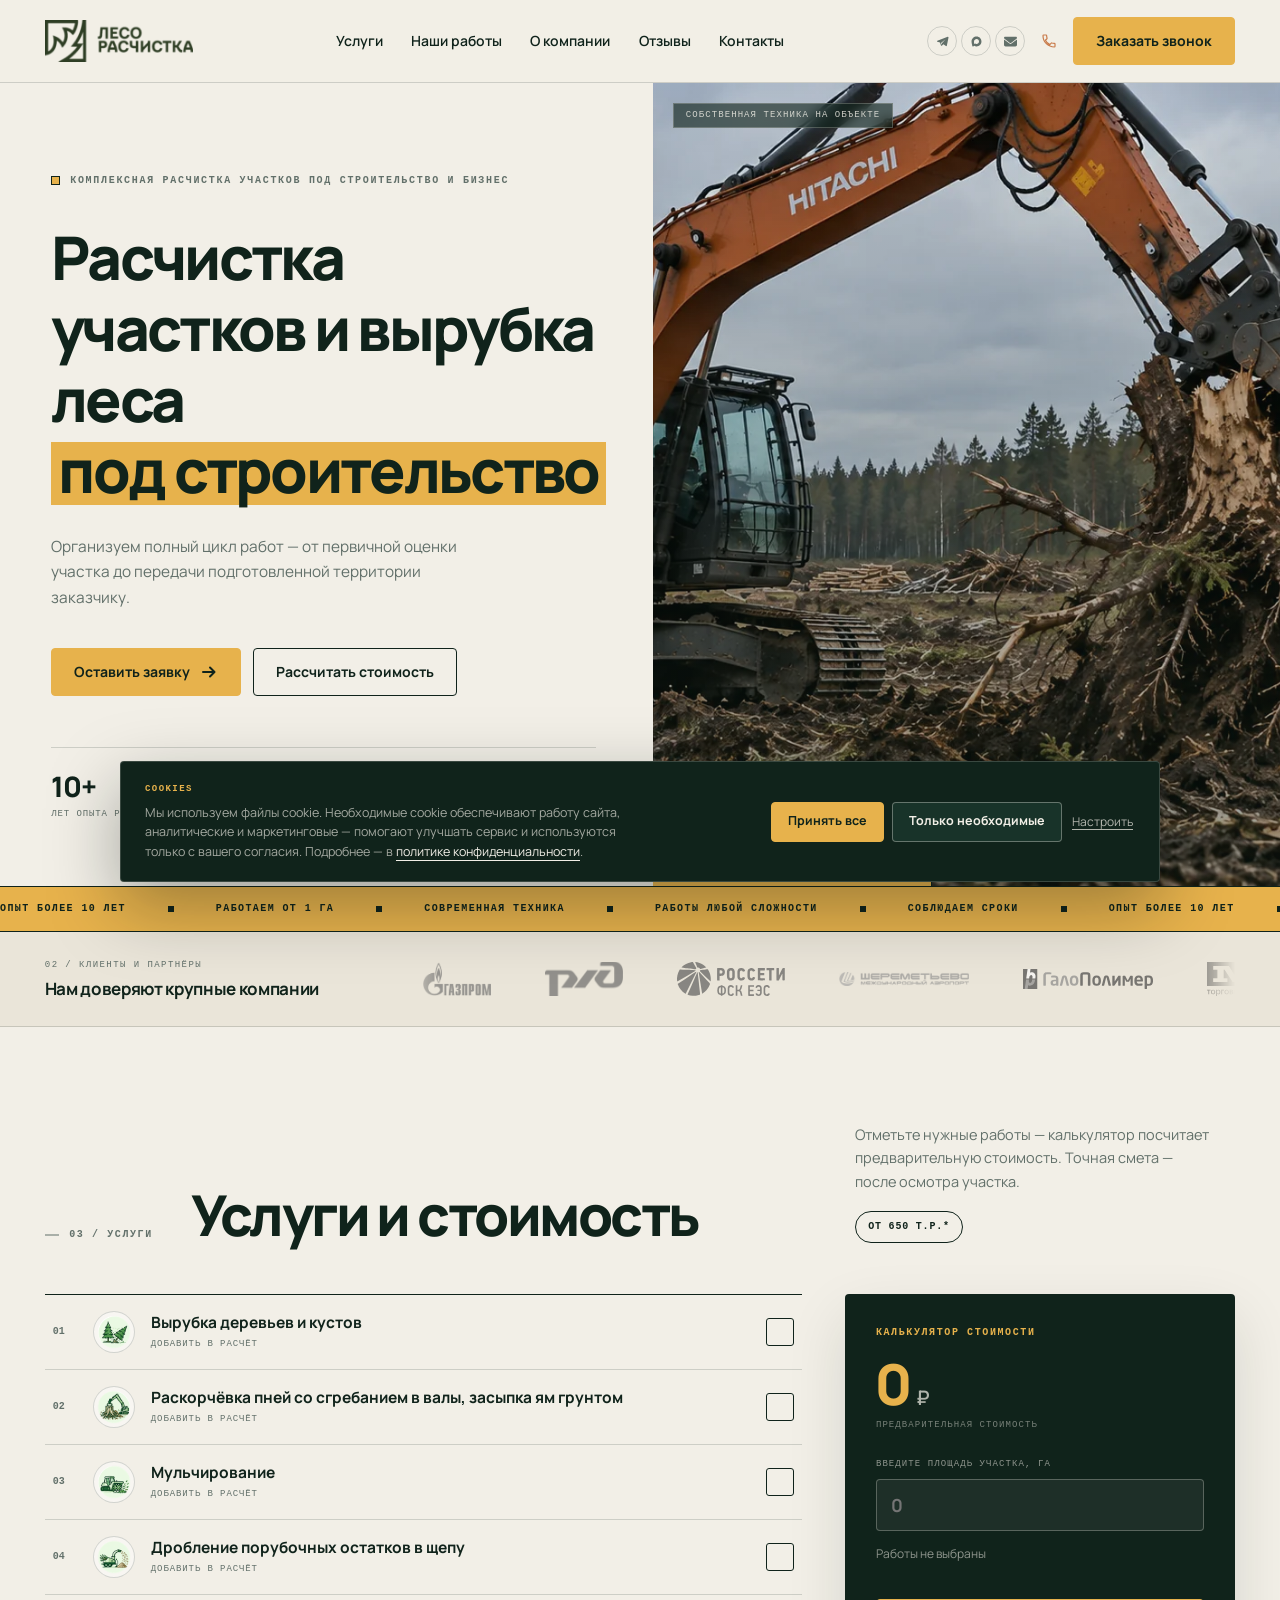
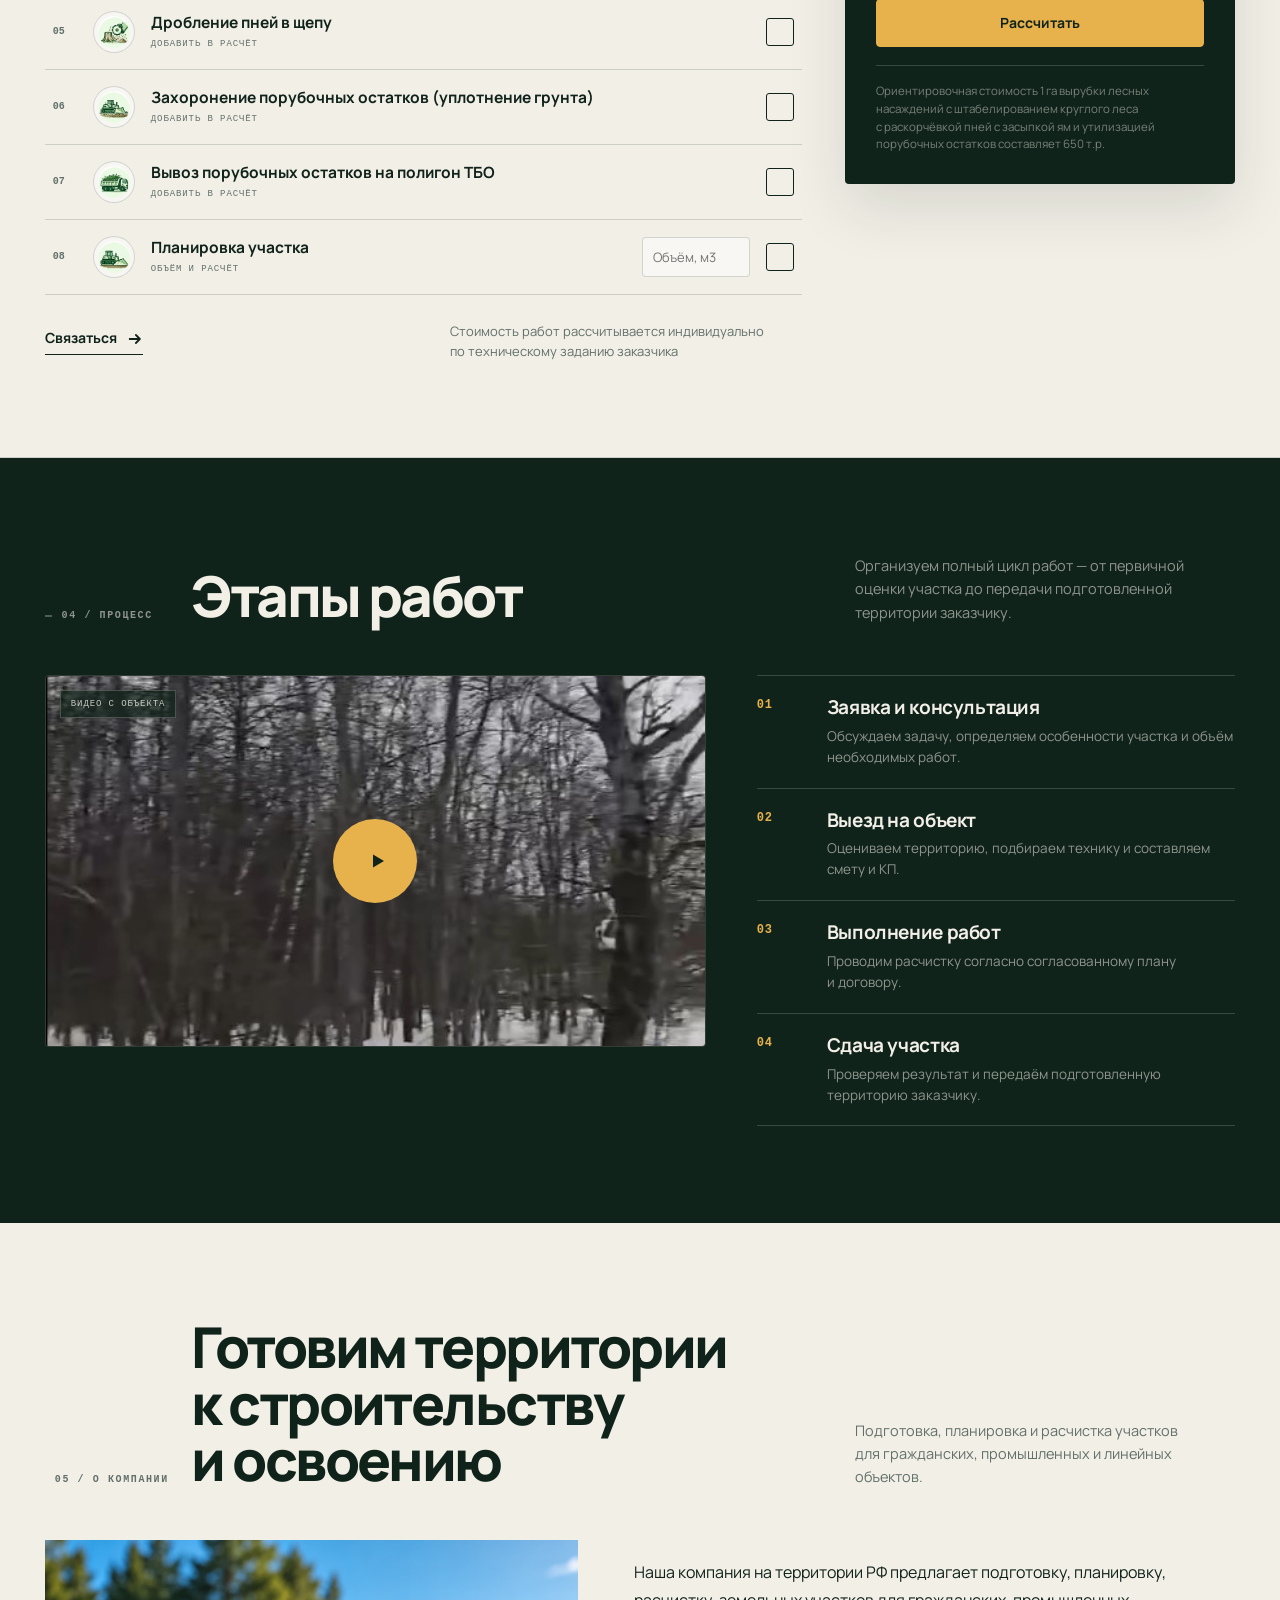
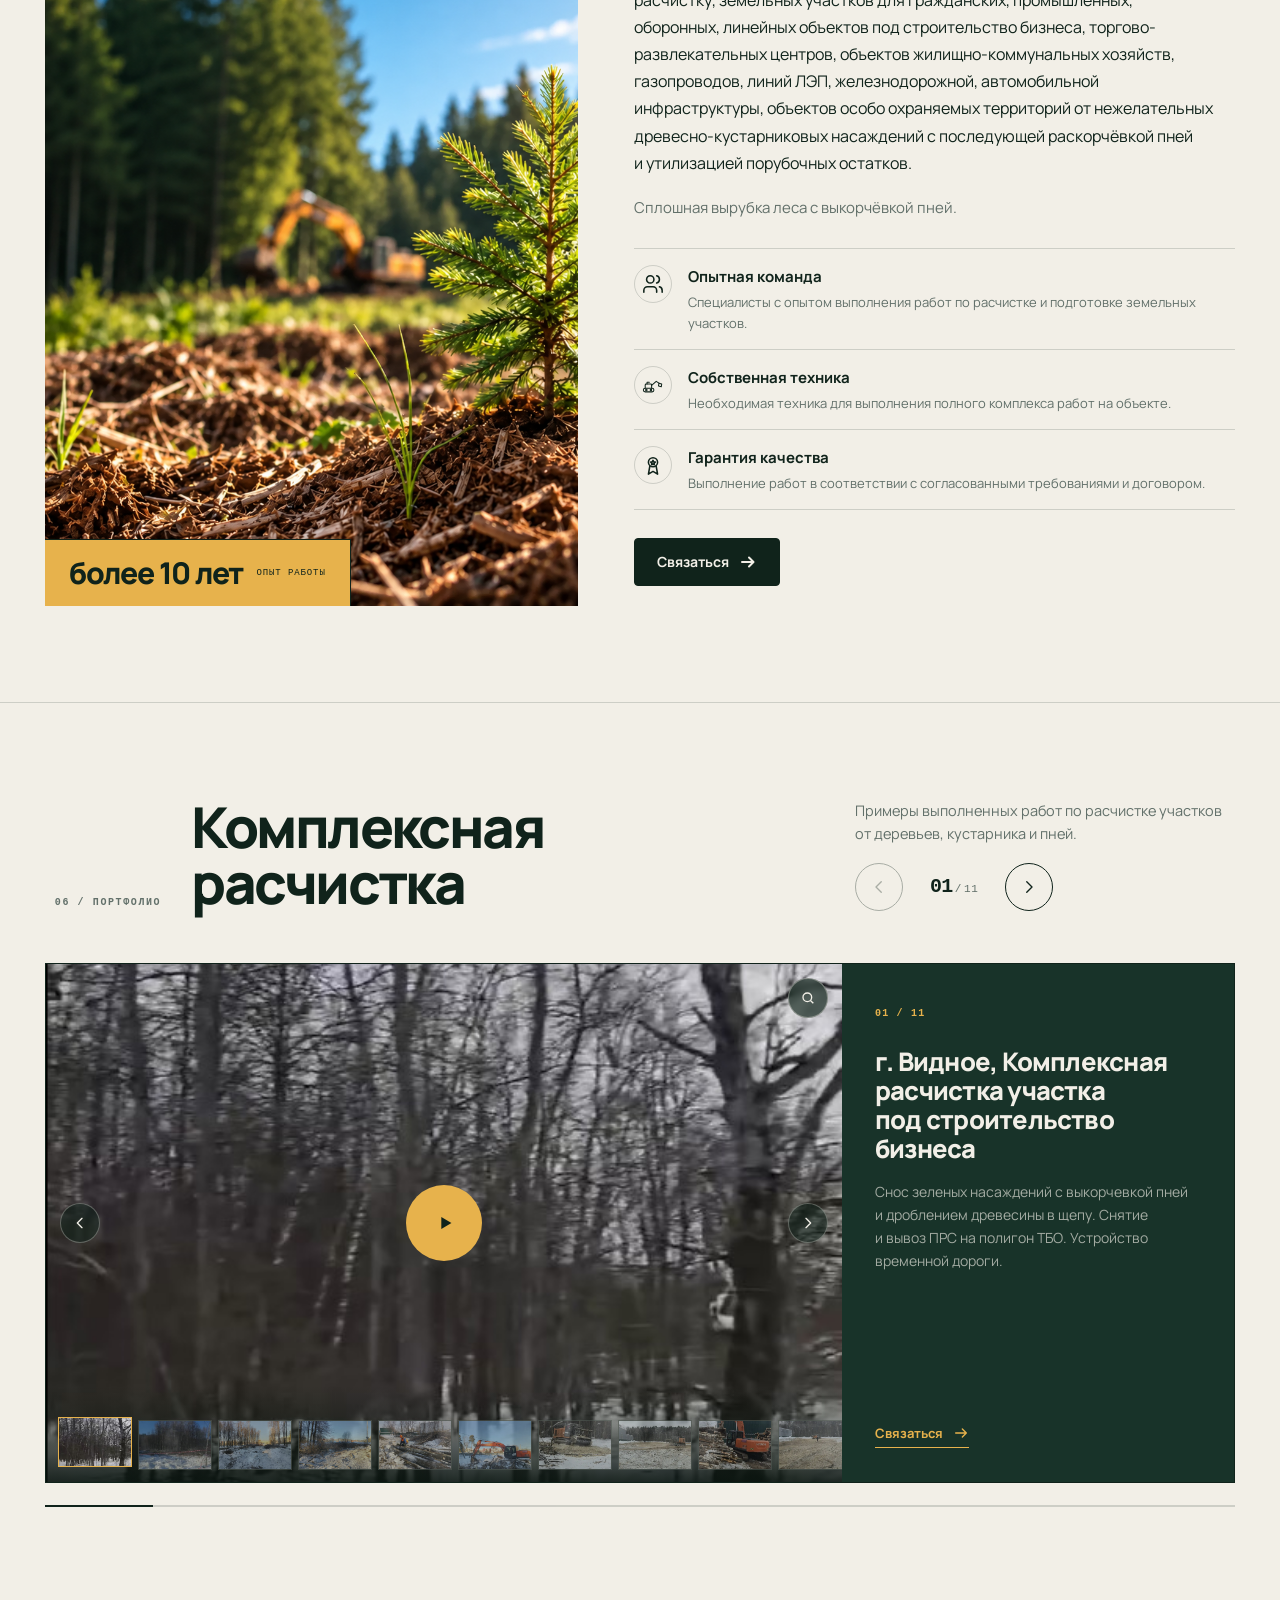
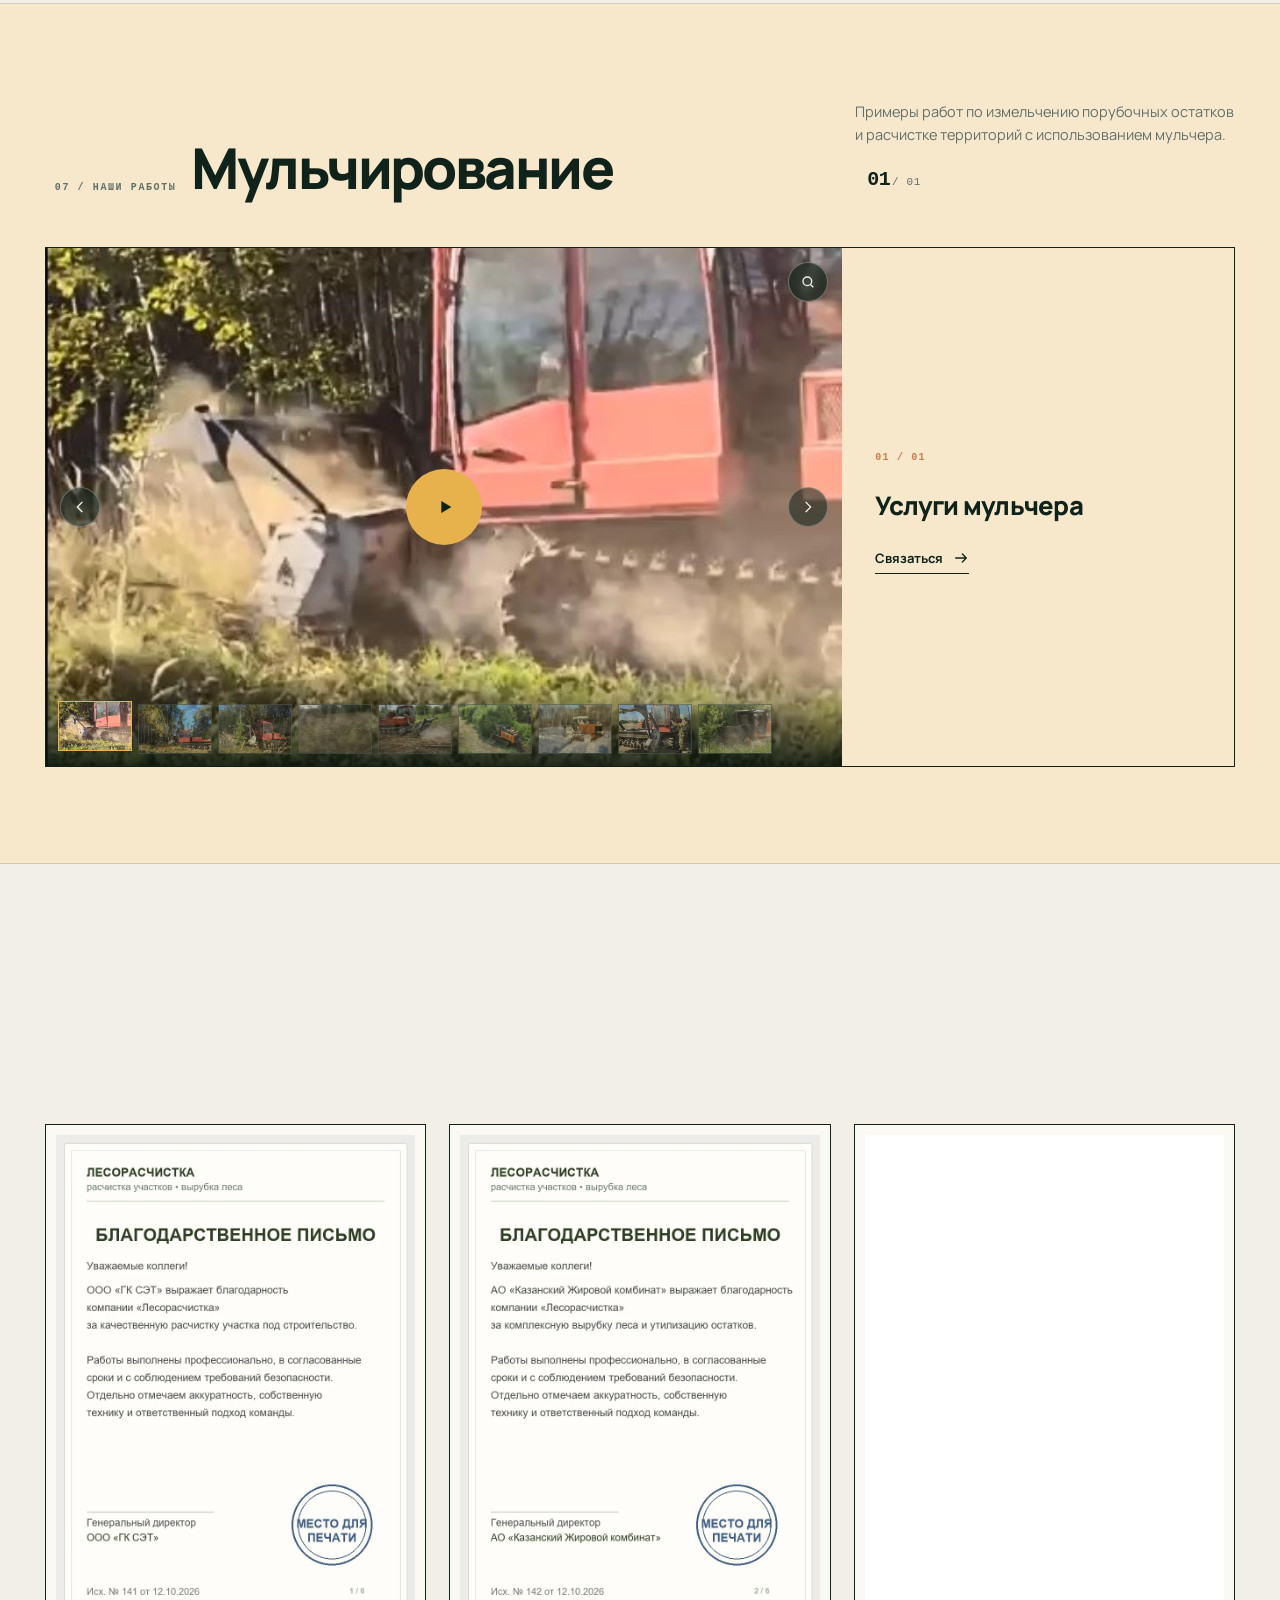
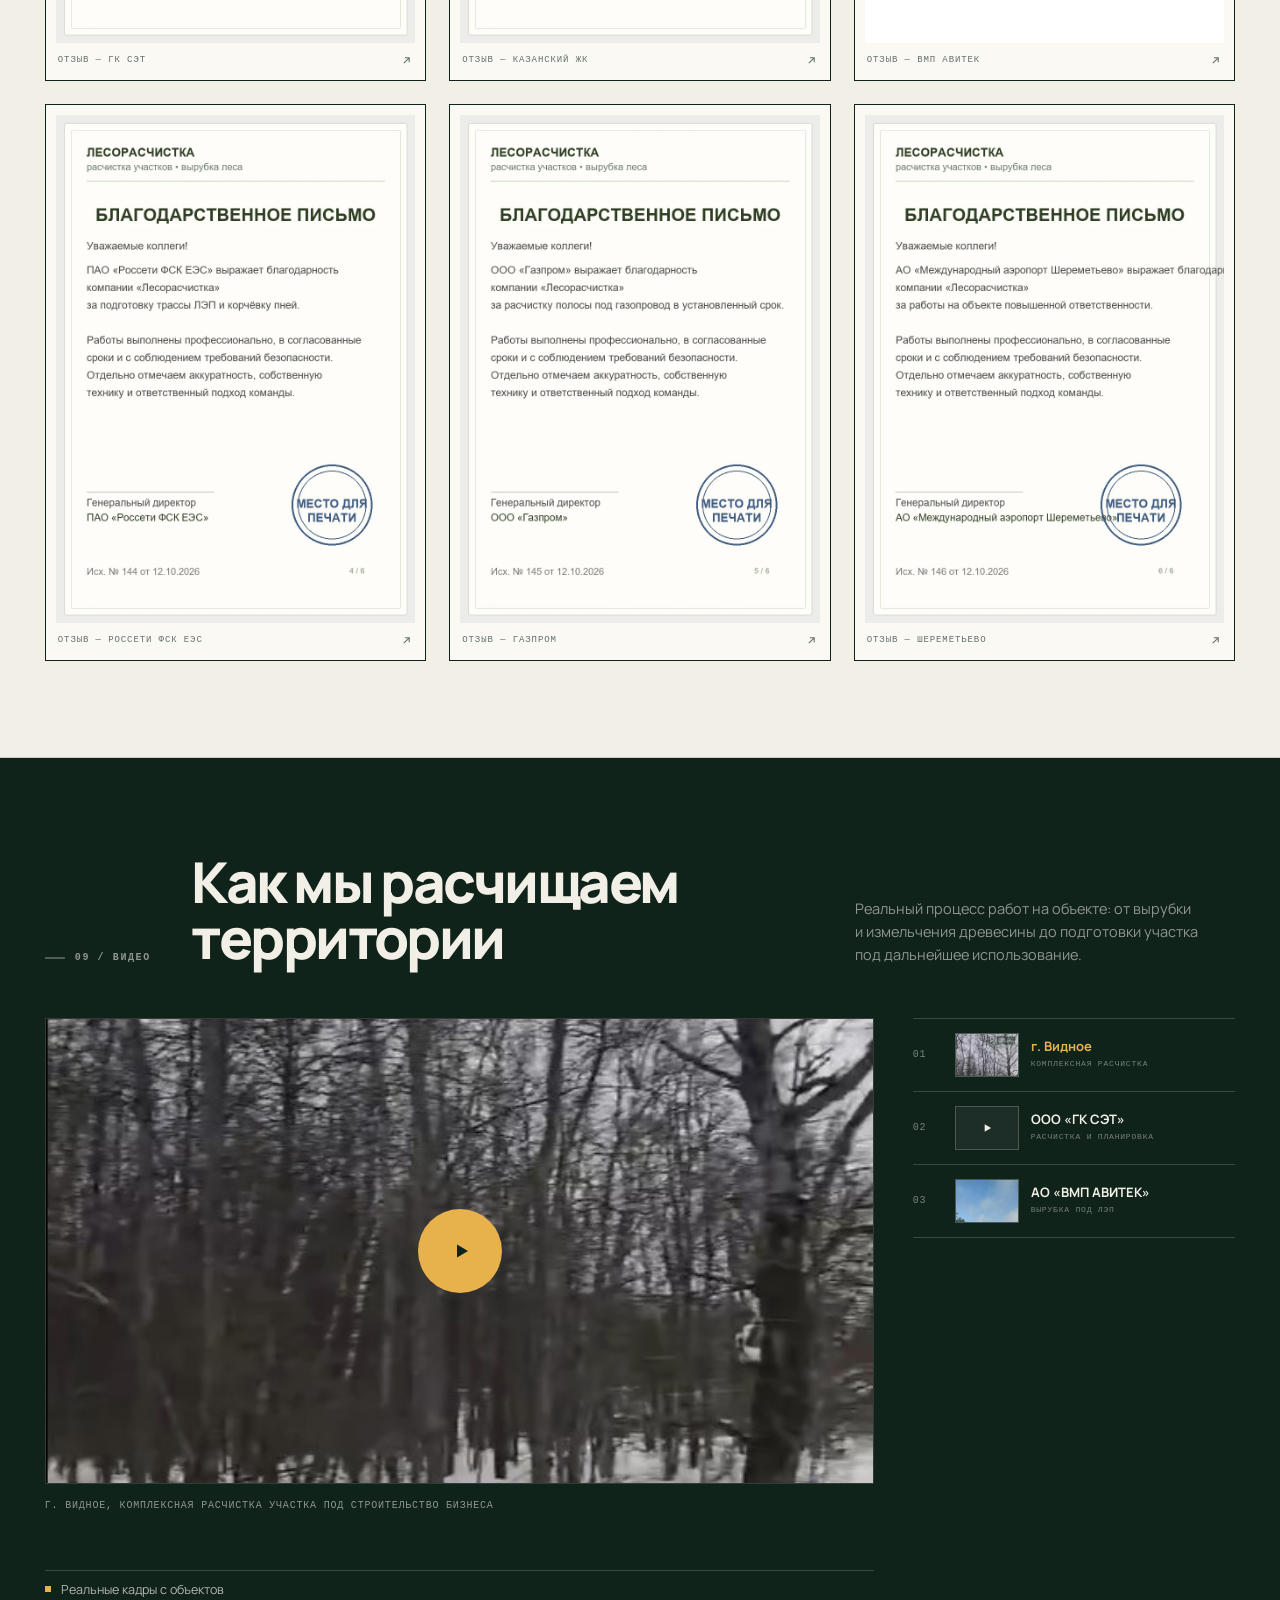
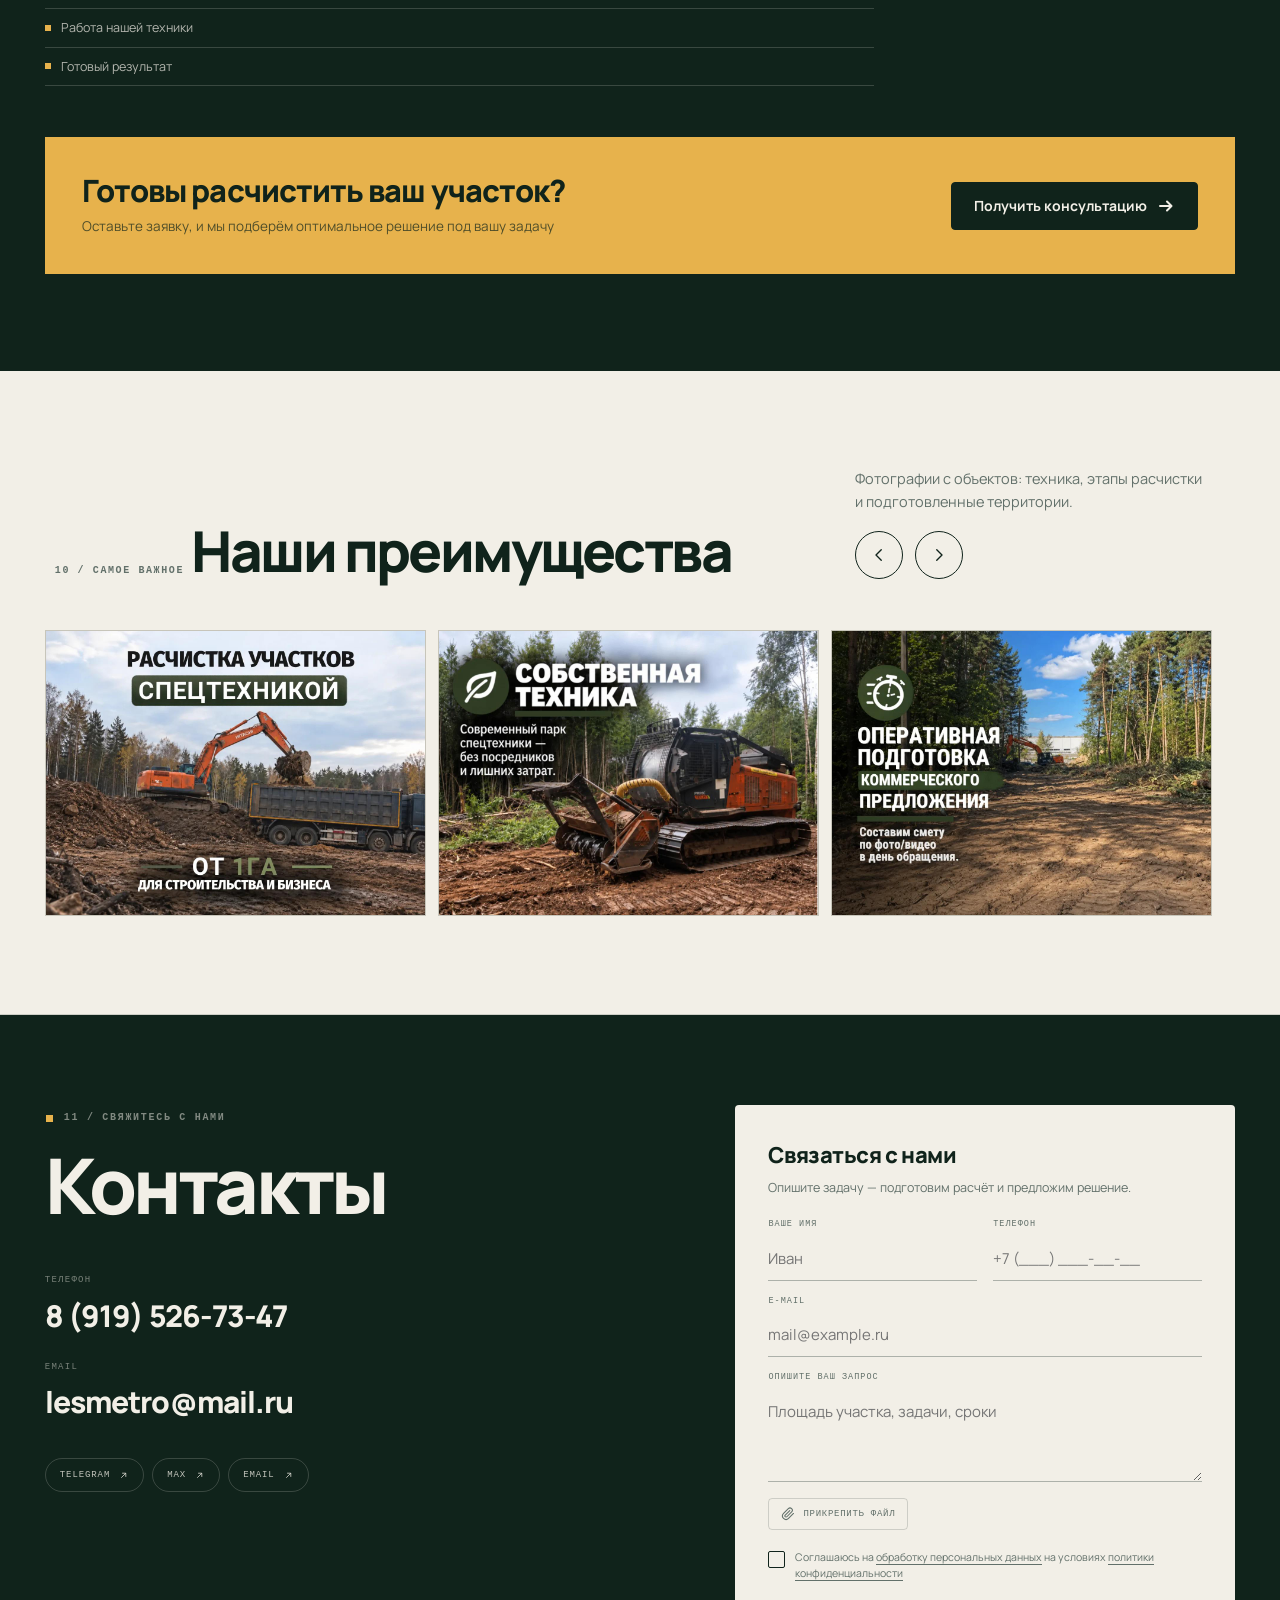
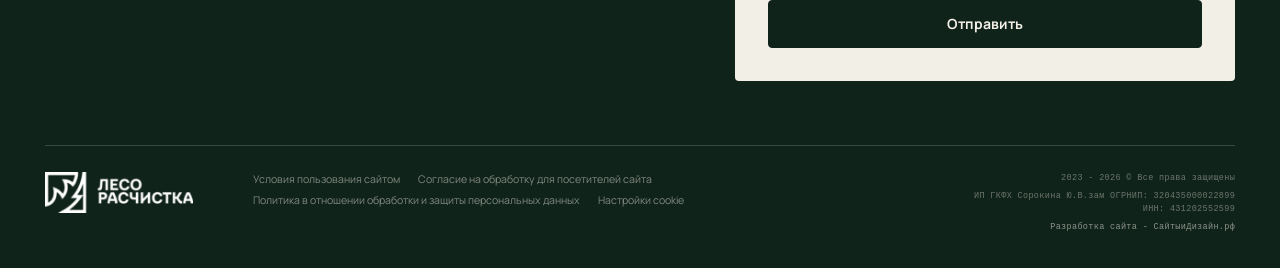
<file: index-alt.html>
<!doctype html>
<html lang="ru-RU">

<head>
	<meta charset="UTF-8">
	<meta name="viewport" content="width=device-width, initial-scale=1">
	<title>Лесорасчистка — альтернативный дизайн</title>
	<link rel="stylesheet" href="wp-content/themes/frst/assets/fonts/manrope/manrope.css">
	<link rel="stylesheet" href="wp-content/themes/frst/assets/css/swiper-bundle.min.css">
	<link rel="stylesheet" href="wp-content/themes/frst/assets/css/glightbox.min.css">
	<style>
		:root {
			--paper: #F2EFE7;
			--paper-2: #EAE5D9;
			--ink: #10231B;
			--ink-2: #183329;
			--lime: #E7B24C;
			--lime-soft: #F7E8CB;
			--clay: #C97B4A;
			--muted: #62706A;
			--line: rgba(16, 35, 27, .16);
			--line-light: rgba(242, 239, 231, .18);
			--font: 'Manrope', system-ui, -apple-system, sans-serif;
			--mono: 'Cascadia Mono', 'SFMono-Regular', Consolas, 'Liberation Mono', monospace;
			--radius: 4px;
			--shadow: 0 24px 60px rgba(16, 35, 27, .12);
		}

		*,
		*::before,
		*::after {
			box-sizing: border-box;
		}

		html {
			scroll-behavior: smooth;
		}

		body {
			margin: 0;
			background: var(--paper);
			color: var(--ink);
			font-family: var(--font);
			font-size: 16px;
			line-height: 1.6;
			-webkit-font-smoothing: antialiased;
			text-rendering: optimizeLegibility;
			overflow-x: clip;
		}

		body.no-scroll {
			overflow: hidden;
		}

		::selection {
			background: var(--lime);
			color: var(--ink);
		}

		img,
		video,
		svg {
			display: block;
			max-width: 100%;
		}

		img {
			height: auto;
		}

		a {
			color: inherit;
			text-decoration: none;
		}

		button,
		input,
		textarea {
			font: inherit;
			color: inherit;
		}

		button {
			cursor: pointer;
		}

		h1,
		h2,
		h3,
		p,
		ul,
		ol,
		figure,
		dl,
		dd {
			margin: 0;
		}

		ul,
		ol {
			padding: 0;
			list-style: none;
		}

		section,
		footer,
		[id] {
			scroll-margin-top: 92px;
		}

		.wrap {
			width: min(1360px, 100% - clamp(32px, 7vw, 112px));
			margin-inline: auto;
		}

		.btn {
			display: inline-flex;
			align-items: center;
			justify-content: center;
			gap: 10px;
			min-height: 48px;
			padding: 0 22px;
			border: 1px solid var(--ink);
			border-radius: var(--radius);
			font-size: 14px;
			font-weight: 700;
			line-height: 1;
			text-align: center;
			transition: background .25s, color .25s, border-color .25s;
		}

		.btn svg {
			flex: 0 0 auto;
		}

		.btn--lime {
			background: var(--lime);
			border-color: var(--lime);
			color: var(--ink);
		}

		.btn--lime:hover {
			background: var(--ink);
			border-color: var(--ink);
			color: var(--lime);
		}

		.btn--ink {
			background: var(--ink);
			border-color: var(--ink);
			color: var(--paper);
		}

		.btn--ink:hover {
			background: var(--lime);
			border-color: var(--lime);
			color: var(--ink);
		}

		.btn--line {
			background: transparent;
			color: var(--ink);
		}

		.btn--line:hover {
			background: var(--ink);
			color: var(--paper);
		}

		.link-arrow {
			display: inline-flex;
			align-items: center;
			gap: 10px;
			padding-bottom: 4px;
			border-bottom: 1px solid currentColor;
			font-size: 14px;
			font-weight: 700;
			transition: gap .25s, color .25s;
		}

		.link-arrow:hover {
			gap: 16px;
			color: var(--clay);
		}

		.site-head {
			position: sticky;
			top: 0;
			z-index: 60;
			background: rgba(242, 239, 231, .96);
			border-bottom: 1px solid var(--line);
			backdrop-filter: blur(12px);
			transition: box-shadow .3s;
		}

		.site-head.is-scrolled {
			box-shadow: 0 12px 34px rgba(16, 35, 27, .08);
		}

		.head__in {
			display: flex;
			align-items: center;
			justify-content: space-between;
			gap: 28px;
			min-height: 82px;
		}

		.brand {
			display: flex;
			align-items: center;
			gap: 14px;
			flex: 0 0 auto;
		}

		.brand img {
			width: 148px;
			height: auto;
		}

		.brand__tag {
			padding-left: 14px;
			border-left: 1px solid var(--line);
			font-family: var(--mono);
			font-size: 9px;
			line-height: 1.5;
			letter-spacing: .12em;
			text-transform: uppercase;
			color: var(--muted);
		}

		.nav {
			display: flex;
			align-items: center;
			gap: clamp(18px, 2.2vw, 34px);
			margin-inline: auto;
		}

		.nav a {
			position: relative;
			font-size: 14px;
			font-weight: 600;
			white-space: nowrap;
		}

		.nav a::after {
			content: "";
			position: absolute;
			left: 0;
			right: 100%;
			bottom: -6px;
			height: 2px;
			background: var(--lime);
			transition: right .3s;
		}

		.nav a:hover::after {
			right: 0;
		}

		.head__actions {
			display: flex;
			align-items: center;
			gap: 16px;
			flex: 0 0 auto;
		}

		.head__phone {
			display: flex;
			align-items: center;
			gap: 8px;
			font-size: 15px;
			font-weight: 700;
			white-space: nowrap;
		}

		.head__phone svg {
			width: 16px;
			height: 16px;
			color: var(--clay);
		}

		.head__phone:hover {
			color: var(--clay);
		}

		.head__socials {
			display: flex;
			align-items: center;
			gap: 4px;
		}

		.head__socials a {
			display: grid;
			place-items: center;
			width: 30px;
			height: 30px;
			border: 1px solid var(--line);
			border-radius: 50%;
			color: var(--muted);
			transition: background .25s, border-color .25s, color .25s;
		}

		.head__socials a:hover {
			background: var(--lime);
			border-color: var(--lime);
			color: var(--ink);
		}

		.head__socials svg {
			width: 13px;
			height: 13px;
			fill: currentColor;
		}

		.burger {
			display: none;
			width: 44px;
			height: 44px;
			padding: 0;
			border: 1px solid var(--line);
			border-radius: var(--radius);
			background: transparent;
			position: relative;
		}

		.burger span {
			position: absolute;
			left: 12px;
			right: 12px;
			height: 2px;
			background: var(--ink);
			transition: transform .3s, opacity .3s;
		}

		.burger span:nth-child(1) {
			top: 15px;
		}

		.burger span:nth-child(2) {
			top: 21px;
		}

		.burger span:nth-child(3) {
			top: 27px;
		}

		.burger.is-open span:nth-child(1) {
			top: 21px;
			transform: rotate(45deg);
		}

		.burger.is-open span:nth-child(2) {
			opacity: 0;
		}

		.burger.is-open span:nth-child(3) {
			top: 21px;
			transform: rotate(-45deg);
		}

		.mobile-menu {
			position: fixed;
			inset: 0;
			z-index: 90;
			display: flex;
			flex-direction: column;
			padding: 22px clamp(22px, 6vw, 44px) 40px;
			background: var(--ink);
			color: var(--paper);
			transform: translateX(100%);
			visibility: hidden;
			transition: transform .45s cubic-bezier(.2, .7, .2, 1), visibility .45s;
			overflow-y: auto;
		}

		.mobile-menu.is-open {
			transform: translateX(0);
			visibility: visible;
		}

		.mobile-menu__top {
			display: flex;
			align-items: center;
			justify-content: space-between;
			gap: 16px;
		}

		.mobile-menu__logo {
			width: 146px;
			filter: brightness(0) invert(1);
		}

		.mobile-menu__close {
			display: grid;
			place-items: center;
			width: 44px;
			height: 44px;
			border: 1px solid var(--line-light);
			border-radius: var(--radius);
			background: transparent;
			color: var(--paper);
		}

		.mobile-menu__close svg {
			width: 18px;
			height: 18px;
		}

		.mobile-menu__nav {
			display: flex;
			flex-direction: column;
			margin-top: 48px;
		}

		.mobile-menu__nav a {
			display: flex;
			align-items: baseline;
			justify-content: space-between;
			gap: 16px;
			padding: 16px 0;
			border-bottom: 1px solid var(--line-light);
			font-size: clamp(26px, 8vw, 38px);
			font-weight: 800;
			letter-spacing: -.03em;
		}

		.mobile-menu__nav span {
			font-family: var(--mono);
			font-size: 10px;
			font-weight: 600;
			letter-spacing: .16em;
			color: var(--lime);
		}

		.mobile-menu__bottom {
			display: flex;
			flex-direction: column;
			gap: 18px;
			margin-top: auto;
			padding-top: 40px;
		}

		.mobile-menu__phone {
			font-size: 24px;
			font-weight: 800;
		}

		.mobile-menu__socs {
			display: flex;
			flex-wrap: wrap;
			gap: 8px;
		}

		.mobile-menu__socs a {
			padding: 8px 12px;
			border: 1px solid var(--line-light);
			border-radius: 999px;
			font-family: var(--mono);
			font-size: 10px;
			letter-spacing: .1em;
			text-transform: uppercase;
			color: rgba(242, 239, 231, .78);
		}

		.mobile-menu__socs a:hover {
			background: var(--lime);
			border-color: var(--lime);
			color: var(--ink);
		}

		.hero {
			position: relative;
			border-bottom: 1px solid var(--ink);
			background: var(--paper);
		}

		.hero__grid {
			display: grid;
			grid-template-columns: minmax(0, 1.02fr) minmax(0, .98fr);
			width: 100%;
		}

		.hero__content {
			display: flex;
			min-width: 0;
			flex-direction: column;
			justify-content: center;
			padding: clamp(48px, 7vw, 104px) clamp(26px, 4.4vw, 72px) clamp(40px, 5vw, 72px) max(26px, calc((100vw - 1360px) / 2));
		}

		.kicker {
			display: inline-flex;
			align-items: center;
			gap: 10px;
			font-family: var(--mono);
			font-size: 10px;
			font-weight: 600;
			letter-spacing: .17em;
			text-transform: uppercase;
			color: var(--muted);
		}

		.kicker::before {
			content: "";
			width: 9px;
			height: 9px;
			background: var(--lime);
			border: 1px solid var(--ink);
		}

		.hero h1 {
			margin-top: clamp(20px, 2.6vw, 34px);
			font-size: clamp(38px, 4.7vw, 72px);
			font-weight: 800;
			line-height: 1.18;
			letter-spacing: -.045em;
			text-wrap: balance;
		}

		.hero h1 .hl {
			position: relative;
			z-index: 0;
			display: inline-block;
			white-space: nowrap;
			padding: 0 .12em;
			color: var(--ink);
		}

		.hero h1 .hl::before {
			content: "";
			position: absolute;
			z-index: -1;
			left: 0;
			right: 0;
			top: .12em;
			bottom: .02em;
			background: var(--lime);
		}

		.hero__lead {
			max-width: 48ch;
			margin-top: clamp(20px, 2.2vw, 30px);
			font-size: clamp(15px, 1.2vw, 17px);
			line-height: 1.65;
			color: var(--muted);
		}

		.hero__actions {
			display: flex;
			flex-wrap: wrap;
			gap: 12px;
			margin-top: clamp(26px, 3vw, 38px);
		}

		.hero__stats {
			display: grid;
			grid-template-columns: repeat(3, minmax(0, 1fr));
			gap: 16px;
			margin-top: clamp(32px, 4vw, 54px);
			padding-top: 24px;
			border-top: 1px solid var(--line);
		}

		.hero__stats dt {
			font-size: clamp(24px, 2.2vw, 32px);
			font-weight: 800;
			letter-spacing: -.04em;
			line-height: 1;
		}

		.hero__stats dd {
			margin-top: 8px;
			font-family: var(--mono);
			font-size: 9px;
			line-height: 1.5;
			letter-spacing: .1em;
			text-transform: uppercase;
			color: var(--muted);
		}

		.hero__media {
			position: relative;
			min-width: 0;
			min-height: 620px;
			background: var(--ink-2);
			overflow: hidden;
		}

		.hero__media img {
			position: absolute;
			inset: 0;
			width: 100%;
			height: 100%;
			object-fit: cover;
			object-position: center;
		}

		.hero__media::after {
			content: "";
			position: absolute;
			inset: 0;
			background: linear-gradient(180deg, rgba(16, 35, 27, .08), rgba(16, 35, 27, .42));
		}

		.hero__badge {
			position: absolute;
			left: 0;
			bottom: 0;
			z-index: 2;
			display: flex;
			align-items: center;
			gap: 14px;
			padding: 18px 24px;
			background: var(--lime);
			color: var(--ink);
			border-top: 1px solid var(--ink);
			border-right: 1px solid var(--ink);
		}

		.hero__badge b {
			font-size: 28px;
			font-weight: 800;
			line-height: 1;
			letter-spacing: -.04em;
		}

		.hero__badge span {
			max-width: 90px;
			font-family: var(--mono);
			font-size: 9px;
			line-height: 1.4;
			letter-spacing: .1em;
			text-transform: uppercase;
		}

		.hero__caption {
			position: absolute;
			top: 20px;
			left: 20px;
			z-index: 2;
			padding: 7px 12px;
			background: rgba(16, 35, 27, .62);
			border: 1px solid rgba(242, 239, 231, .24);
			color: rgba(242, 239, 231, .82);
			font-family: var(--mono);
			font-size: 9px;
			line-height: 1;
			letter-spacing: .12em;
			text-transform: uppercase;
			backdrop-filter: blur(6px);
		}

		.ticker {
			overflow: hidden;
			background: var(--lime);
			border-top: 1px solid var(--ink);
			color: var(--ink);
		}

		.ticker__track {
			display: flex;
			width: max-content;
			animation: marquee 34s linear infinite;
		}

		.ticker:hover .ticker__track {
			animation-play-state: paused;
		}

		.ticker__group {
			display: flex;
			align-items: center;
			gap: 42px;
			padding: 14px 42px 14px 0;
		}

		.ticker__item {
			display: flex;
			align-items: center;
			gap: 42px;
			white-space: nowrap;
			font-family: var(--mono);
			font-size: 10px;
			font-weight: 600;
			letter-spacing: .14em;
			text-transform: uppercase;
		}

		.ticker__item::after {
			content: "";
			width: 6px;
			height: 6px;
			background: var(--ink);
		}

		@keyframes marquee {
			to {
				transform: translateX(-50%);
			}
		}

		.clients {
			border-bottom: 1px solid var(--line);
			background: var(--paper-2);
		}

		.clients__in {
			display: grid;
			grid-template-columns: 300px minmax(0, 1fr);
			align-items: center;
			gap: clamp(24px, 4vw, 60px);
			padding-block: 26px;
		}

		.clients__title {
			font-size: 17px;
			font-weight: 700;
			line-height: 1.3;
			letter-spacing: -.02em;
		}

		.clients__label {
			margin-bottom: 6px;
			font-family: var(--mono);
			font-size: 9px;
			letter-spacing: .16em;
			text-transform: uppercase;
			color: var(--muted);
		}

		.logos {
			overflow: hidden;
			mask-image: linear-gradient(90deg, transparent, #000 5%, #000 95%, transparent);
		}

		.logos__track {
			display: flex;
			width: max-content;
			animation: marquee 46s linear infinite;
		}

		.logos:hover .logos__track {
			animation-play-state: paused;
		}

		.logos__group {
			display: flex;
			align-items: center;
			gap: 54px;
			padding: 0 27px;
		}

		.logos img {
			width: auto;
			height: 34px;
			max-width: 130px;
			object-fit: contain;
			filter: grayscale(1);
			opacity: .62;
			transition: filter .3s, opacity .3s;
		}

		.logos img:hover {
			filter: none;
			opacity: 1;
		}

		.sec {
			padding-block: clamp(64px, 7.5vw, 118px);
			border-bottom: 1px solid var(--line);
		}

		.sec--dark {
			background: var(--ink);
			color: var(--paper);
			border-color: var(--ink);
		}

		.sec--soft {
			background: var(--lime-soft);
		}

		.sec-head {
			display: grid;
			grid-template-columns: 108px minmax(0, 1fr) minmax(260px, 380px);
			align-items: end;
			gap: clamp(18px, 3vw, 48px);
			margin-bottom: clamp(34px, 4vw, 60px);
		}

		.sec-head__idx {
			display: flex;
			align-items: center;
			gap: 10px;
			font-family: var(--mono);
			font-size: 10px;
			font-weight: 600;
			letter-spacing: .16em;
			text-transform: uppercase;
			color: var(--muted);
			white-space: nowrap;
		}

		.sec-head__idx::before {
			content: "";
			width: 20px;
			height: 2px;
			background: currentColor;
			opacity: .5;
		}

		.sec-head h2 {
			font-size: clamp(34px, 4.4vw, 64px);
			font-weight: 800;
			line-height: 1;
			letter-spacing: -.045em;
			text-wrap: balance;
		}

		.sec-head__aside {
			display: flex;
			flex-direction: column;
			align-items: flex-start;
			gap: 18px;
		}

		.sec-head__aside p {
			max-width: 45ch;
			font-size: 14.5px;
			line-height: 1.6;
			color: var(--muted);
		}

		.sec-head__note {
			padding: 7px 12px;
			border: 1px solid var(--ink);
			border-radius: 999px;
			font-family: var(--mono);
			font-size: 10px;
			font-weight: 600;
			letter-spacing: .08em;
			text-transform: uppercase;
			color: var(--ink);
			white-space: nowrap;
		}

		.sec--dark .sec-head__idx,
		.sec--dark .sec-head__aside p {
			color: rgba(242, 239, 231, .56);
		}

		.sec--dark .sec-head__note {
			border-color: var(--lime);
			color: var(--lime);
		}

		.price-grid {
			display: grid;
			grid-template-columns: minmax(0, 1fr) 390px;
			align-items: start;
			gap: clamp(26px, 3.4vw, 56px);
		}

		.svc-list {
			border-top: 1px solid var(--ink);
		}

		.svc {
			display: flex;
			align-items: center;
			gap: 16px;
			padding: 16px 8px;
			border-bottom: 1px solid var(--line);
			transition: background .25s, padding .25s;
			cursor: pointer;
		}

		.svc:hover {
			background: rgba(231, 178, 76, .24);
			padding-left: 14px;
		}

		.svc.is-checked {
			background: var(--lime-soft);
		}

		.svc__num {
			width: 24px;
			flex: 0 0 auto;
			font-family: var(--mono);
			font-size: 10px;
			font-weight: 600;
			color: var(--muted);
		}

		.svc__ic {
			display: grid;
			place-items: center;
			width: 42px;
			height: 42px;
			flex: 0 0 auto;
			border: 1px solid var(--line);
			border-radius: 50%;
			background: rgba(255, 255, 255, .45);
		}

		.svc__ic img {
			width: 34px;
			height: 34px;
		}

		.svc__body {
			flex: 1 1 auto;
			min-width: 0;
		}

		.svc__body h3 {
			font-size: 15.5px;
			font-weight: 700;
			line-height: 1.35;
		}

		.svc__meta {
			display: block;
			margin-top: 4px;
			font-family: var(--mono);
			font-size: 9px;
			letter-spacing: .1em;
			text-transform: uppercase;
			color: var(--muted);
		}

		.svc__m3 {
			flex: 0 0 108px;
		}

		.svc__m3 input {
			width: 100%;
			height: 40px;
			padding: 0 10px;
			border: 1px solid var(--line);
			border-radius: var(--radius);
			background: rgba(255, 255, 255, .5);
			font-size: 13px;
		}

		.svc__m3 input:focus {
			outline: 2px solid var(--lime);
			outline-offset: 1px;
		}

		.check {
			display: grid;
			place-items: center;
			flex: 0 0 auto;
			cursor: pointer;
		}

		.check input {
			position: absolute;
			width: 1px;
			height: 1px;
			overflow: hidden;
			clip: rect(0 0 0 0);
			white-space: nowrap;
		}

		.check__box {
			display: grid;
			place-items: center;
			width: 28px;
			height: 28px;
			border: 1.5px solid var(--ink);
			border-radius: 3px;
			background: transparent;
			transition: background .2s, border-color .2s;
		}

		.check__box svg {
			width: 15px;
			height: 15px;
			opacity: 0;
			transform: scale(.6);
			transition: opacity .2s, transform .2s;
		}

		.check input:checked+.check__box {
			background: var(--lime);
		}

		.check input:checked+.check__box svg {
			opacity: 1;
			transform: scale(1);
		}

		.check input:focus-visible+.check__box {
			outline: 2px solid var(--clay);
			outline-offset: 3px;
		}

		.price-note {
			display: flex;
			flex-wrap: wrap;
			align-items: center;
			justify-content: space-between;
			gap: 16px 32px;
			margin-top: 26px;
		}

		.price-note p {
			max-width: 44ch;
			font-size: 13px;
			line-height: 1.55;
			color: var(--muted);
		}

		.calc {
			position: sticky;
			top: 104px;
			padding: clamp(22px, 2.4vw, 32px);
			background: var(--ink);
			color: var(--paper);
			border-radius: var(--radius);
			box-shadow: var(--shadow);
		}

		.calc__tag {
			font-family: var(--mono);
			font-size: 10px;
			font-weight: 600;
			letter-spacing: .16em;
			text-transform: uppercase;
			color: var(--lime);
		}

		.calc__sum {
			display: flex;
			align-items: baseline;
			gap: 8px;
			margin-top: 16px;
			font-size: clamp(44px, 4.4vw, 62px);
			font-weight: 800;
			line-height: .95;
			letter-spacing: -.055em;
			color: var(--lime);
			font-variant-numeric: tabular-nums;
		}

		.calc__sum small {
			font-size: 20px;
			font-weight: 600;
			letter-spacing: 0;
			color: rgba(242, 239, 231, .7);
		}

		.calc__hint {
			margin-top: 8px;
			font-family: var(--mono);
			font-size: 9px;
			letter-spacing: .12em;
			text-transform: uppercase;
			color: rgba(242, 239, 231, .46);
		}

		.calc__field {
			display: block;
			margin-top: 24px;
		}

		.calc__field span {
			display: block;
			margin-bottom: 8px;
			font-family: var(--mono);
			font-size: 9px;
			letter-spacing: .12em;
			text-transform: uppercase;
			color: rgba(242, 239, 231, .56);
		}

		.calc__field input {
			width: 100%;
			height: 52px;
			padding: 0 14px;
			border: 1px solid rgba(242, 239, 231, .28);
			border-radius: var(--radius);
			background: rgba(255, 255, 255, .06);
			color: var(--paper);
			font-size: 18px;
			font-weight: 700;
		}

		.calc__field input:focus {
			outline: 2px solid var(--lime);
			outline-offset: 1px;
		}

		.calc__selected {
			min-height: 38px;
			margin-top: 14px;
			font-size: 12px;
			line-height: 1.5;
			color: rgba(242, 239, 231, .56);
		}

		.calc__btn {
			width: 100%;
			margin-top: 16px;
		}

		.calc__descr {
			margin-top: 18px;
			padding-top: 16px;
			border-top: 1px solid var(--line-light);
			font-size: 11.5px;
			line-height: 1.55;
			color: rgba(242, 239, 231, .46);
		}

		.stages-grid {
			display: grid;
			grid-template-columns: minmax(0, 1.16fr) minmax(0, .84fr);
			align-items: start;
			gap: clamp(30px, 4vw, 68px);
		}

		.media-frame {
			position: relative;
			aspect-ratio: 16 / 9;
			overflow: hidden;
			background: #08130E;
			border: 1px solid var(--line-light);
			border-radius: var(--radius);
		}

		.media-frame video {
			width: 100%;
			height: 100%;
			object-fit: cover;
		}

		.media-play {
			position: absolute;
			left: 50%;
			top: 50%;
			z-index: 4;
			display: grid;
			place-items: center;
			width: 84px;
			height: 84px;
			padding: 0;
			border: 0;
			border-radius: 50%;
			background: var(--lime);
			color: var(--ink);
			transform: translate(-50%, -50%);
			transition: transform .3s, background .3s;
		}

		.media-play:hover {
			transform: translate(-50%, -50%) scale(1.07);
			background: var(--paper);
		}

		.media-play svg {
			width: 24px;
			height: 24px;
			margin-left: 3px;
			fill: currentColor;
		}

		.media-play.is-hidden {
			display: none;
		}

		.media-frame__tag {
			position: absolute;
			left: 14px;
			top: 14px;
			z-index: 3;
			padding: 6px 10px;
			background: rgba(16, 35, 27, .7);
			border: 1px solid rgba(242, 239, 231, .22);
			color: rgba(242, 239, 231, .8);
			font-family: var(--mono);
			font-size: 9px;
			letter-spacing: .1em;
			text-transform: uppercase;
		}

		.steps {
			border-top: 1px solid var(--line-light);
		}

		.steps li {
			display: grid;
			grid-template-columns: 52px minmax(0, 1fr);
			gap: 18px;
			padding: 20px 0;
			border-bottom: 1px solid var(--line-light);
		}

		.steps__n {
			font-family: var(--mono);
			font-size: 12px;
			font-weight: 600;
			letter-spacing: .06em;
			color: var(--lime);
		}

		.steps h3 {
			font-size: 19px;
			font-weight: 700;
			line-height: 1.25;
			letter-spacing: -.02em;
		}

		.steps p {
			margin-top: 6px;
			font-size: 13.5px;
			line-height: 1.55;
			color: rgba(242, 239, 231, .56);
		}

		.about-grid {
			display: grid;
			grid-template-columns: minmax(0, .94fr) minmax(0, 1.06fr);
			align-items: center;
			gap: clamp(32px, 4.4vw, 76px);
		}

		.about-media {
			position: relative;
			background: var(--ink);
		}

		.about-media img {
			width: 100%;
			aspect-ratio: 4 / 5;
			object-fit: cover;
		}

		.about-fact {
			position: absolute;
			left: 0;
			bottom: 0;
			display: flex;
			align-items: center;
			gap: 14px;
			padding: 18px 24px;
			background: var(--lime);
			border-top: 1px solid var(--ink);
			border-right: 1px solid var(--ink);
			color: var(--ink);
		}

		.about-fact b {
			font-size: 30px;
			font-weight: 800;
			line-height: 1;
			letter-spacing: -.04em;
		}

		.about-fact span {
			max-width: 80px;
			font-family: var(--mono);
			font-size: 9px;
			line-height: 1.4;
			letter-spacing: .1em;
			text-transform: uppercase;
		}

		.about-body>p {
			max-width: 58ch;
			margin-top: 18px;
			font-size: 15px;
			line-height: 1.7;
			color: var(--muted);
		}

		.about-body>p:first-child {
			margin-top: 0;
			font-size: 16px;
			color: var(--ink);
		}

		.about-list {
			margin-top: 28px;
			border-top: 1px solid var(--line);
		}

		.about-list li {
			display: grid;
			grid-template-columns: 38px minmax(0, 1fr);
			gap: 16px;
			padding: 16px 0;
			border-bottom: 1px solid var(--line);
		}

		.about-list__ic {
			display: grid;
			place-items: center;
			width: 38px;
			height: 38px;
			border: 1px solid var(--line);
			border-radius: 50%;
			color: var(--ink);
		}

		.about-list__ic svg {
			width: 22px;
			height: 22px;
		}

		.about-list__t {
			font-size: 15px;
			font-weight: 700;
		}

		.about-list__d {
			margin-top: 3px;
			font-size: 13px;
			line-height: 1.55;
			color: var(--muted);
		}

		.about-button {
			margin-top: 28px;
		}

		.works-nav {
			display: flex;
			align-items: center;
			gap: 12px;
		}

		.nav-btn {
			display: grid;
			place-items: center;
			width: 48px;
			height: 48px;
			padding: 0;
			border: 1px solid var(--ink);
			border-radius: 50%;
			background: transparent;
			color: var(--ink);
			transition: background .25s, color .25s, border-color .25s;
		}

		.nav-btn:hover {
			background: var(--ink);
			color: var(--lime);
		}

		.nav-btn:disabled,
		.nav-btn.swiper-button-disabled {
			opacity: .32;
			pointer-events: none;
		}

		.nav-btn svg {
			width: 18px;
			height: 18px;
		}

		.works-count {
			display: inline-flex;
			align-items: baseline;
			gap: 2px;
			min-width: 78px;
			justify-content: center;
			font-family: var(--mono);
			font-size: 11px;
			letter-spacing: .06em;
			color: var(--muted);
		}

		.works-count b {
			font-size: 20px;
			font-weight: 800;
			letter-spacing: -.03em;
			color: var(--ink);
			font-variant-numeric: tabular-nums;
		}

		.works-swiper {
			overflow: hidden;
		}

		.works-swiper .swiper-slide {
			height: auto;
		}

		.case {
			display: grid;
			grid-template-columns: minmax(0, 1.34fr) minmax(0, .66fr);
			min-height: 520px;
			background: var(--ink-2);
			color: var(--paper);
			border: 1px solid var(--ink);
		}

		.case--light {
			background: var(--lime-soft);
			color: var(--ink);
			border-color: var(--ink);
		}

		.case__stage {
			position: relative;
			min-height: 420px;
			overflow: hidden;
			touch-action: pan-y;
			background: #08130E;
		}

		.case__item {
			position: absolute;
			inset: 0;
			opacity: 0;
			visibility: hidden;
			transition: opacity .35s;
		}

		.case__item.is-active {
			opacity: 1;
			visibility: visible;
		}

		.case__item img,
		.case__item video {
			width: 100%;
			height: 100%;
			object-fit: cover;
		}

		.case__photo {
			position: absolute;
			inset: 0;
			display: block;
		}

		.case__zoom {
			position: absolute;
			top: 14px;
			right: 14px;
			z-index: 4;
			display: grid;
			place-items: center;
			width: 40px;
			height: 40px;
			border: 1px solid rgba(242, 239, 231, .34);
			border-radius: 50%;
			background: rgba(16, 35, 27, .66);
			color: var(--paper);
			backdrop-filter: blur(4px);
			transition: background .25s, color .25s;
		}

		.case__zoom:hover {
			background: var(--lime);
			border-color: var(--lime);
			color: var(--ink);
		}

		.case__zoom svg {
			width: 16px;
			height: 16px;
			fill: none;
			stroke: currentColor;
			stroke-width: 2;
		}

		.case__play {
			position: absolute;
			left: 50%;
			top: 50%;
			z-index: 3;
			display: grid;
			place-items: center;
			width: 76px;
			height: 76px;
			padding: 0;
			border: 0;
			border-radius: 50%;
			background: var(--lime);
			color: var(--ink);
			transform: translate(-50%, -50%);
			transition: transform .3s, background .3s;
		}

		.case__play:hover {
			transform: translate(-50%, -50%) scale(1.07);
			background: var(--paper);
		}

		.case__play svg {
			width: 22px;
			height: 22px;
			margin-left: 3px;
			fill: currentColor;
		}

		.case__play.is-hidden {
			display: none;
		}

		.case__arrow {
			position: absolute;
			top: 50%;
			z-index: 5;
			display: grid;
			place-items: center;
			width: 40px;
			height: 40px;
			padding: 0;
			border: 1px solid rgba(242, 239, 231, .3);
			border-radius: 50%;
			background: rgba(16, 35, 27, .56);
			color: var(--paper);
			transform: translateY(-50%);
			transition: background .25s, color .25s;
		}

		.case__arrow:hover {
			background: var(--lime);
			border-color: var(--lime);
			color: var(--ink);
		}

		.case__arrow--prev {
			left: 14px;
		}

		.case__arrow--next {
			right: 14px;
		}

		.case__arrow svg {
			width: 16px;
			height: 16px;
		}

		.case__thumbs {
			position: absolute;
			left: 0;
			right: 0;
			bottom: 0;
			z-index: 6;
			display: flex;
			gap: 6px;
			padding: 34px 12px 12px;
			overflow-x: auto;
			background: linear-gradient(to top, rgba(8, 19, 14, .88), transparent);
			scrollbar-width: none;
		}

		.case__thumbs::-webkit-scrollbar {
			display: none;
		}

		.case__thumb {
			flex: 0 0 auto;
			width: 74px;
			height: 50px;
			padding: 0;
			border: 1px solid rgba(242, 239, 231, .3);
			background: #0A1711;
			opacity: .58;
			overflow: hidden;
			transition: opacity .25s, border-color .25s, transform .25s;
		}

		.case__thumb img {
			width: 100%;
			height: 100%;
			object-fit: cover;
		}

		.case__thumb:hover {
			opacity: .9;
		}

		.case__thumb.is-active {
			border-color: var(--lime);
			opacity: 1;
			transform: translateY(-3px);
		}

		.case__thumb--empty {
			display: grid;
			place-items: center;
			color: var(--paper);
		}

		.case__thumb--empty svg {
			width: 16px;
			height: 16px;
			fill: currentColor;
		}

		.case__info {
			display: flex;
			flex-direction: column;
			gap: 16px;
			padding: clamp(24px, 2.6vw, 42px);
			background: var(--ink-2);
		}

		.case--light .case__info {
			background: var(--lime-soft);
			color: var(--ink);
		}

		.case__top {
			display: flex;
			align-items: center;
			justify-content: space-between;
			gap: 14px;
			min-height: 34px;
		}

		.case__idx {
			font-family: var(--mono);
			font-size: 10px;
			font-weight: 600;
			letter-spacing: .12em;
			text-transform: uppercase;
			color: var(--lime);
			white-space: nowrap;
		}

		.case--light .case__idx {
			color: var(--clay);
		}

		.case__logo {
			width: auto;
			max-width: 132px;
			max-height: 34px;
			object-fit: contain;
			filter: brightness(0) invert(1);
			opacity: .88;
		}

		.case--light .case__logo {
			filter: none;
		}

		.case__info h3 {
			font-size: clamp(22px, 2vw, 30px);
			font-weight: 800;
			line-height: 1.14;
			letter-spacing: -.03em;
			text-wrap: balance;
		}

		.case__info p {
			font-size: 14px;
			line-height: 1.65;
			color: rgba(242, 239, 231, .64);
		}

		.case--light .case__info p {
			color: #43524B;
		}

		.case__link {
			display: inline-flex;
			align-items: center;
			gap: 10px;
			align-self: flex-start;
			margin-top: auto;
			padding-bottom: 4px;
			border-bottom: 1px solid var(--lime);
			color: var(--lime);
			font-size: 13px;
			font-weight: 700;
			transition: gap .25s, color .25s, border-color .25s;
		}

		.case__link:hover {
			gap: 16px;
		}

		.case__link svg {
			width: 16px;
			height: 16px;
		}

		.case--light .case__link {
			border-color: var(--ink);
			color: var(--ink);
		}

		.works-progress {
			position: relative;
			height: 2px;
			margin-top: 22px;
			background: var(--line);
			overflow: hidden;
		}

		.works-progress span {
			display: block;
			height: 100%;
			width: 9.09%;
			background: var(--ink);
			transition: width .45s ease;
		}

		.review-grid {
			display: grid;
			grid-template-columns: repeat(3, minmax(0, 1fr));
			gap: clamp(14px, 1.8vw, 26px);
		}

		.review {
			display: block;
			padding: 10px;
			border: 1px solid var(--ink);
			background: #FBF9F3;
			transition: transform .3s, box-shadow .3s;
		}

		.review:hover {
			transform: translate(-4px, -4px);
			box-shadow: 8px 8px 0 var(--ink);
		}

		.review img {
			width: 100%;
			aspect-ratio: 820 / 1160;
			object-fit: contain;
			background: #FFFFFF;
		}

		.review__cap {
			display: flex;
			align-items: center;
			justify-content: space-between;
			gap: 10px;
			padding: 10px 2px 2px;
			font-family: var(--mono);
			font-size: 9px;
			letter-spacing: .1em;
			text-transform: uppercase;
			color: var(--muted);
		}

		.review__cap svg {
			width: 13px;
			height: 13px;
			flex: 0 0 auto;
		}

		.video-grid {
			display: grid;
			grid-template-columns: minmax(0, 1.44fr) minmax(0, .56fr);
			align-items: start;
			gap: clamp(24px, 3vw, 46px);
		}

		.video-stage {
			position: relative;
			aspect-ratio: 16 / 9;
			overflow: hidden;
			background: #08130E;
			border: 1px solid var(--line-light);
		}

		.video-slide {
			position: absolute;
			inset: 0;
			opacity: 0;
			visibility: hidden;
			pointer-events: none;
			transition: opacity .3s;
		}

		.video-slide.is-active {
			opacity: 1;
			visibility: visible;
			pointer-events: auto;
		}

		.video-slide video {
			width: 100%;
			height: 100%;
			object-fit: cover;
			background: #000;
		}

		.video-caption {
			margin-top: 14px;
			font-family: var(--mono);
			font-size: 10px;
			line-height: 1.5;
			letter-spacing: .08em;
			text-transform: uppercase;
			color: rgba(242, 239, 231, .56);
		}

		.video-list {
			display: flex;
			flex-direction: column;
			border-top: 1px solid var(--line-light);
		}

		.video-row {
			display: grid;
			grid-template-columns: 30px 64px minmax(0, 1fr);
			align-items: center;
			gap: 12px;
			width: 100%;
			padding: 14px 0;
			border: 0;
			border-bottom: 1px solid var(--line-light);
			background: transparent;
			color: var(--paper);
			text-align: left;
			transition: color .25s, padding .25s;
		}

		.video-row:hover {
			padding-left: 6px;
		}

		.video-row.is-active {
			color: var(--lime);
		}

		.video-row__n {
			font-family: var(--mono);
			font-size: 10px;
			letter-spacing: .08em;
			color: rgba(242, 239, 231, .46);
		}

		.video-row__thumb {
			display: grid;
			place-items: center;
			width: 64px;
			height: 44px;
			overflow: hidden;
			border: 1px solid rgba(242, 239, 231, .22);
			background: rgba(255, 255, 255, .05);
			color: var(--paper);
		}

		.video-row__thumb img {
			width: 100%;
			height: 100%;
			object-fit: cover;
		}

		.video-row__thumb svg {
			width: 14px;
			height: 14px;
			fill: currentColor;
		}

		.video-row__body b {
			display: block;
			font-size: 13px;
			font-weight: 700;
			line-height: 1.35;
		}

		.video-row__body span {
			display: block;
			margin-top: 3px;
			font-family: var(--mono);
			font-size: 8px;
			letter-spacing: .1em;
			text-transform: uppercase;
			color: rgba(242, 239, 231, .46);
		}

		.video-cta {
			display: flex;
			align-items: center;
			justify-content: space-between;
			gap: clamp(20px, 3vw, 48px);
			margin-top: clamp(32px, 4vw, 56px);
			padding: clamp(22px, 3vw, 36px);
			background: var(--lime);
			border: 1px solid var(--lime);
			color: var(--ink);
		}

		.video-cta__text {
			max-width: 62ch;
		}

		.video-cta h3 {
			font-size: clamp(22px, 2.4vw, 34px);
			font-weight: 800;
			line-height: 1.1;
			letter-spacing: -.03em;
		}

		.video-cta p {
			margin-top: 8px;
			font-size: 13.5px;
			line-height: 1.55;
			color: rgba(16, 35, 27, .7);
		}

		.video-cta .btn {
			flex: 0 0 auto;
			background: var(--ink);
			border-color: var(--ink);
			color: var(--paper);
		}

		.video-cta .btn:hover {
			background: transparent;
			color: var(--ink);
		}

		.gallery-rail {
			overflow: hidden;
		}

		.gallery-track {
			display: flex;
			gap: 12px;
			overflow-x: auto;
			scroll-snap-type: x mandatory;
			scrollbar-width: none;
			padding-bottom: 2px;
		}

		.gallery-track::-webkit-scrollbar {
			display: none;
		}

		.gallery-item {
			position: relative;
			flex: 0 0 32%;
			aspect-ratio: 4 / 3;
			scroll-snap-align: start;
			overflow: hidden;
			border: 1px solid var(--line);
			background: var(--paper-2);
		}

		.gallery-item img {
			width: 100%;
			height: 100%;
			object-fit: cover;
			transition: transform .7s cubic-bezier(.2, .7, .2, 1), filter .4s;
		}

		.gallery-item:hover img {
			transform: scale(1.04);
			filter: brightness(.86);
		}

		.gallery-item::after {
			content: "Увеличить";
			position: absolute;
			left: 14px;
			bottom: 12px;
			padding: 5px 9px;
			background: var(--lime);
			color: var(--ink);
			font-family: var(--mono);
			font-size: 8px;
			letter-spacing: .1em;
			text-transform: uppercase;
			opacity: 0;
			transform: translateY(6px);
			transition: opacity .3s, transform .3s;
		}

		.gallery-item:hover::after {
			opacity: 1;
			transform: none;
		}

		@media (max-width: 1024px) {
			.gallery-item {
				flex-basis: 48%;
			}
		}

		@media (max-width: 600px) {
			.gallery-item {
				flex-basis: 86%;
			}
		}

		.footer {
			background: var(--ink);
			color: var(--paper);
		}

		.footer__top {
			display: grid;
			grid-template-columns: minmax(0, 1fr) 500px;
			align-items: start;
			gap: clamp(36px, 5vw, 90px);
			padding-block: clamp(64px, 7vw, 110px) clamp(40px, 5vw, 64px);
		}

		.footer .kicker {
			color: rgba(242, 239, 231, .5);
		}

		.footer h2 {
			margin-top: 18px;
			font-size: clamp(46px, 6vw, 88px);
			font-weight: 800;
			line-height: .96;
			letter-spacing: -.05em;
		}

		.contact-rows {
			display: grid;
			gap: 20px;
			margin-top: clamp(32px, 4vw, 52px);
		}

		.contact-rows span {
			display: block;
			margin-bottom: 4px;
			font-family: var(--mono);
			font-size: 9px;
			letter-spacing: .14em;
			text-transform: uppercase;
			color: rgba(242, 239, 231, .46);
		}

		.contact-rows a {
			font-size: clamp(20px, 2.4vw, 30px);
			font-weight: 800;
			letter-spacing: -.03em;
			transition: color .25s;
		}

		.contact-rows a:hover {
			color: var(--lime);
		}

		.footer__socs {
			display: flex;
			flex-wrap: wrap;
			gap: 8px;
			margin-top: 32px;
		}

		.footer__socs a {
			display: inline-flex;
			align-items: center;
			gap: 8px;
			padding: 9px 14px;
			border: 1px solid var(--line-light);
			border-radius: 999px;
			font-family: var(--mono);
			font-size: 9px;
			letter-spacing: .1em;
			text-transform: uppercase;
			color: rgba(242, 239, 231, .78);
			transition: background .25s, border-color .25s, color .25s;
		}

		.footer__socs a:hover {
			background: var(--lime);
			border-color: var(--lime);
			color: var(--ink);
		}

		.footer__socs svg {
			width: 11px;
			height: 11px;
		}

		.footer__form {
			padding: clamp(22px, 2.6vw, 34px);
			background: var(--paper);
			color: var(--ink);
			border-radius: var(--radius);
		}

		.footer__form h3 {
			font-size: 22px;
			font-weight: 800;
			letter-spacing: -.02em;
		}

		.footer__form .form-intro {
			margin-top: 6px;
			font-size: 12.5px;
			line-height: 1.5;
			color: var(--muted);
		}

		.form-grid {
			display: grid;
			grid-template-columns: 1fr 1fr;
			gap: 0 16px;
			margin-top: 20px;
		}

		.field {
			display: flex;
			flex-direction: column;
			gap: 6px;
			margin-bottom: 14px;
		}

		.field--full {
			grid-column: 1 / -1;
		}

		.field>span {
			font-family: var(--mono);
			font-size: 8.5px;
			letter-spacing: .12em;
			text-transform: uppercase;
			color: var(--muted);
		}

		.field input,
		.field textarea {
			width: 100%;
			padding: 9px 0;
			border: 0;
			border-bottom: 1px solid rgba(16, 35, 27, .3);
			border-radius: 0;
			background: transparent;
			font-size: 15px;
			color: var(--ink);
			transition: border-color .2s;
		}

		.field textarea {
			min-height: 64px;
			resize: vertical;
		}

		.field input:focus,
		.field textarea:focus {
			outline: none;
			border-color: var(--ink);
		}

		.file {
			position: relative;
			display: inline-flex;
			align-items: center;
			gap: 8px;
			margin: 2px 0 16px;
			padding: 8px 12px;
			border: 1px solid var(--line);
			border-radius: var(--radius);
			font-family: var(--mono);
			font-size: 9px;
			letter-spacing: .08em;
			text-transform: uppercase;
			color: var(--muted);
			cursor: pointer;
			transition: border-color .25s, color .25s;
		}

		.file:hover {
			border-color: var(--ink);
			color: var(--ink);
		}

		.file input {
			position: absolute;
			inset: 0;
			opacity: 0;
			cursor: pointer;
		}

		.file svg {
			width: 14px;
			height: 14px;
		}

		.consent {
			display: flex;
			align-items: flex-start;
			gap: 10px;
			margin: 4px 0 18px;
			font-size: 10.5px;
			line-height: 1.5;
			color: var(--muted);
			cursor: pointer;
		}

		.consent input {
			position: absolute;
			width: 1px;
			height: 1px;
			opacity: 0;
		}

		.consent__box {
			display: grid;
			place-items: center;
			flex: 0 0 auto;
			width: 17px;
			height: 17px;
			margin-top: 1px;
			border: 1px solid var(--ink);
			border-radius: 2px;
		}

		.consent__box svg {
			width: 11px;
			height: 11px;
			opacity: 0;
		}

		.consent input:checked+.consent__box {
			background: var(--lime);
		}

		.consent input:checked+.consent__box svg {
			opacity: 1;
		}

		.consent a {
			border-bottom: 1px solid currentColor;
		}

		.consent a:hover {
			color: var(--ink);
		}

		.form-submit {
			width: 100%;
		}

		.form-ok {
			margin-top: 12px;
			padding: 10px 12px;
			background: var(--lime-soft);
			border: 1px solid var(--ink);
			font-size: 12.5px;
			line-height: 1.4;
		}

		.form-ok[hidden] {
			display: none;
		}

		.footer__bottom {
			display: grid;
			grid-template-columns: 180px minmax(0, 1fr) auto;
			align-items: start;
			gap: 28px;
			padding-block: 26px 34px;
			border-top: 1px solid var(--line-light);
		}

		.footer__logo img {
			width: 148px;
		}

		.footer__politic {
			display: flex;
			flex-wrap: wrap;
			gap: 4px 18px;
		}

		.footer__politic a {
			font-size: 10.5px;
			line-height: 1.5;
			color: rgba(242, 239, 231, .5);
			border-bottom: 1px solid transparent;
		}

		.footer__politic a:hover {
			color: var(--paper);
			border-color: var(--paper);
		}

		.footer__copy {
			display: flex;
			flex-direction: column;
			gap: 4px;
			font-family: var(--mono);
			font-size: 8.5px;
			line-height: 1.6;
			letter-spacing: .04em;
			color: rgba(242, 239, 231, .4);
			text-align: right;
		}

		.footer__copy a {
			color: rgba(242, 239, 231, .55);
		}

		.footer__copy a:hover {
			color: var(--paper);
		}

		.modal {
			width: min(520px, calc(100% - 32px));
			max-height: calc(100vh - 32px);
			padding: 0;
			border: 0;
			background: transparent;
			color: var(--ink);
			overflow: visible;
		}

		.modal::backdrop {
			background: rgba(8, 19, 14, .72);
			backdrop-filter: blur(5px);
		}

		.modal__card {
			position: relative;
			max-height: calc(100vh - 32px);
			padding: clamp(24px, 4vw, 38px);
			background: var(--paper);
			border: 1px solid var(--ink);
			border-radius: var(--radius);
			overflow-y: auto;
		}

		.modal__close {
			position: absolute;
			top: 12px;
			right: 12px;
			display: grid;
			place-items: center;
			width: 36px;
			height: 36px;
			padding: 0;
			border: 1px solid var(--line);
			border-radius: 50%;
			background: transparent;
			color: var(--ink);
		}

		.modal__close:hover {
			background: var(--ink);
			color: var(--paper);
		}

		.modal__close svg {
			width: 14px;
			height: 14px;
		}

		.modal__tag {
			font-family: var(--mono);
			font-size: 9px;
			letter-spacing: .15em;
			text-transform: uppercase;
			color: var(--clay);
		}

		.modal h2 {
			margin-top: 12px;
			padding-right: 30px;
			font-size: clamp(20px, 3vw, 26px);
			font-weight: 800;
			line-height: 1.2;
			letter-spacing: -.02em;
		}

		.modal .form-grid {
			margin-top: 22px;
		}

		.reveal {
			opacity: 0;
			transform: translateY(22px);
			transition: opacity .7s ease, transform .7s cubic-bezier(.2, .7, .2, 1);
		}

		.reveal.is-in {
			opacity: 1;
			transform: none;
		}

		@media (max-width: 1320px) {
			.head__phone span {
				display: none;
			}

			.brand__tag {
				display: none;
			}

			.hero__content {
				padding-left: clamp(26px, 4vw, 56px);
			}
		}

		@media (max-width: 1180px) {
			.nav {
				gap: 18px;
			}

			.hero__media {
				min-height: 540px;
			}

			.price-grid {
				grid-template-columns: minmax(0, 1fr) 340px;
			}

			.sec-head {
				grid-template-columns: 88px minmax(0, 1fr) 300px;
			}

			.case {
				grid-template-columns: minmax(0, 1.2fr) minmax(0, .8fr);
			}
		}

		@media (max-width: 1024px) {
			.nav,
			.head__socials,
			.head__phone,
			.head__actions .btn {
				display: none;
			}

			.burger {
				display: block;
			}

			.hero__grid {
				grid-template-columns: 1fr;
			}

			.hero__media {
				order: -1;
				min-height: 0;
				aspect-ratio: 16 / 9;
			}

			.hero__content {
				padding: clamp(40px, 6vw, 64px) clamp(24px, 5vw, 48px);
			}

			.hero__badge {
				padding: 14px 18px;
			}

			.hero__stats {
				margin-top: 34px;
			}

			.clients__in {
				grid-template-columns: 1fr;
				gap: 18px;
			}

			.clients__title {
				display: inline;
			}

			.sec-head {
				grid-template-columns: 1fr;
				align-items: start;
				gap: 16px;
			}

			.sec-head__aside {
				max-width: 620px;
			}

			.price-grid {
				grid-template-columns: 1fr;
			}

			.calc {
				position: static;
			}

			.stages-grid,
			.about-grid,
			.video-grid {
				grid-template-columns: 1fr;
			}

			.about-grid {
				gap: 30px;
			}

			.about-media {
				max-width: 620px;
			}

			.case {
				grid-template-columns: 1fr;
				min-height: 0;
			}

			.case__stage {
				min-height: 0;
				aspect-ratio: 16 / 10;
			}

			.case__info {
				gap: 14px;
				padding: 26px clamp(20px, 4vw, 32px) 30px;
			}

			.case__link {
				margin-top: 6px;
			}

			.review-grid {
				grid-template-columns: repeat(2, minmax(0, 1fr));
			}

			.video-list {
				display: grid;
				grid-template-columns: repeat(3, minmax(0, 1fr));
				border-top: 1px solid var(--line-light);
			}

			.video-row {
				grid-template-columns: 24px minmax(0, 1fr);
				padding: 14px;
				border-right: 1px solid var(--line-light);
			}

			.video-row__thumb {
				display: none;
			}

			.footer__top {
				grid-template-columns: 1fr;
			}

			.footer__form {
				max-width: 620px;
			}

			.footer__bottom {
				grid-template-columns: 1fr;
				gap: 16px;
			}

			.footer__copy {
				text-align: left;
			}
		}

		@media (max-width: 767px) {

			section,
			footer,
			[id] {
				scroll-margin-top: 76px;
			}

			.head__in {
				min-height: 68px;
			}

			.brand img {
				width: 128px;
			}

			.hero__stats {
				grid-template-columns: 1fr 1fr;
				gap: 14px;
			}

			.hero__actions .btn {
				flex: 1 1 100%;
			}

			.ticker__group {
				gap: 28px;
				padding-right: 28px;
			}

			.ticker__item {
				gap: 28px;
			}

			.svc {
				gap: 12px;
				padding: 14px 4px;
			}

			.svc__num {
				display: none;
			}

			.svc__ic {
				width: 36px;
				height: 36px;
			}

			.svc__ic img {
				width: 28px;
				height: 28px;
			}

			.svc__body h3 {
				font-size: 14px;
			}

			.svc__m3 {
				flex: 0 0 90px;
			}

			.svc__m3 input {
				height: 36px;
				padding: 0 6px;
				font-size: 11px;
			}

			.check__box {
				width: 26px;
				height: 26px;
			}

			.steps li {
				grid-template-columns: 40px minmax(0, 1fr);
				gap: 12px;
			}

			.steps h3 {
				font-size: 17px;
			}

			.about-fact {
				padding: 14px 18px;
			}

			.about-fact b {
				font-size: 24px;
			}

			.review-grid {
				grid-template-columns: 1fr;
			}

			.video-list {
				grid-template-columns: 1fr;
			}

			.video-row {
				border-right: 0;
				padding: 12px 0;
			}

			.video-cta {
				flex-direction: column;
				align-items: flex-start;
			}

			.video-cta .btn {
				width: 100%;
			}

			.gallery-grid {
				grid-template-columns: repeat(2, minmax(0, 1fr));
				grid-auto-rows: auto;
			}

			.gallery-grid .gallery-item {
				grid-column: auto;
				grid-row: auto;
				aspect-ratio: 4 / 3;
			}

			.form-grid {
				grid-template-columns: 1fr;
			}

			.footer__form {
				padding: 22px 18px;
			}

			.media-play {
				width: 64px;
				height: 64px;
			}

			.case__play {
				width: 60px;
				height: 60px;
			}

			.case__thumb {
				width: 58px;
				height: 40px;
			}

			.case__arrow {
				width: 34px;
				height: 34px;
			}

			.case__thumbs {
				padding: 28px 8px 8px;
			}

			.nav-btn {
				width: 42px;
				height: 42px;
			}

			.sec-head h2 {
				font-size: clamp(30px, 9vw, 40px);
			}
		}

		@media (max-width: 480px) {
			.hero h1 {
				font-size: clamp(32px, 9.4vw, 40px);
			}

			.hero__stats {
				grid-template-columns: 1fr;
			}

			.hero__stats div+div {
				padding-top: 12px;
				border-top: 1px solid var(--line);
			}

			.hero__badge {
				gap: 10px;
				padding: 12px 14px;
			}

			.hero__badge b {
				font-size: 22px;
			}

			.sec {
				padding-block: 52px;
			}

			.footer__socs a {
				padding: 8px 11px;
			}
		}

		@media (prefers-reduced-motion: reduce) {
			html {
				scroll-behavior: auto;
			}

			.ticker__track,
			.logos__track {
				animation: none;
			}

			*,
			*::before,
			*::after {
				transition-duration: .01ms !important;
				animation-duration: .01ms !important;
			}
		}


		.case__info--bare {
			justify-content: center;
		}

		.case__info--bare .case__link {
			margin-top: 12px;
		}


		.video-benefits {
			margin-top: 18px;
			border-top: 1px solid var(--line-light);
		}

		.video-benefits li {
			display: flex;
			align-items: center;
			gap: 10px;
			padding: 10px 0;
			border-bottom: 1px solid var(--line-light);
			font-size: 12.5px;
			line-height: 1.4;
			color: rgba(242, 239, 231, .72);
		}

		.video-benefits li::before {
			content: "";
			flex: 0 0 auto;
			width: 6px;
			height: 6px;
			background: var(--lime);
		}


		@media (max-width: 400px) {
			.hero h1 {
				font-size: clamp(27px, 8.6vw, 32px);
			}

			.hero__content {
				padding-inline: 18px;
			}
		}

		.case__stage img {
			-webkit-user-drag: none;
			user-select: none;
		}

		.case__media {
			position: absolute;
			inset: 0;
		}

		.case__zoom--badge {
			pointer-events: none;
		}

		.cookie {
			position: fixed;
			left: 50%;
			bottom: 18px;
			z-index: 95;
			display: grid;
			grid-template-columns: minmax(0, 1fr) auto;
			align-items: center;
			gap: 18px 30px;
			width: min(1040px, calc(100% - 32px));
			padding: 20px 24px;
			background: var(--ink);
			color: var(--paper);
			border: 1px solid var(--line-light);
			border-radius: var(--radius);
			box-shadow: 0 24px 70px rgba(8, 19, 14, .34);
			opacity: 0;
			visibility: hidden;
			pointer-events: none;
			transform: translate(-50%, 12px);
			transition: opacity .3s, transform .3s, visibility .3s;
		}

		.cookie.is-visible {
			opacity: 1;
			visibility: visible;
			pointer-events: auto;
			transform: translate(-50%, 0);
		}

		.cookie__tag {
			font-family: var(--mono);
			font-size: 9px;
			font-weight: 600;
			letter-spacing: .16em;
			text-transform: uppercase;
			color: var(--lime);
		}

		.cookie__text {
			max-width: 64ch;
			margin-top: 6px;
			font-size: 12.5px;
			line-height: 1.55;
			color: rgba(242, 239, 231, .66);
		}

		.cookie__text a {
			color: var(--paper);
			border-bottom: 1px solid currentColor;
		}

		.cookie__actions {
			display: flex;
			align-items: center;
			justify-content: flex-end;
			flex-wrap: wrap;
			gap: 8px;
		}

		.cookie .btn {
			min-height: 40px;
			padding: 0 16px;
			font-size: 12.5px;
			white-space: nowrap;
		}

		.cookie__secondary {
			background: var(--ink-2);
			border-color: rgba(242, 239, 231, .35);
			color: var(--paper);
		}

		.cookie__secondary:hover {
			background: var(--paper);
			border-color: var(--paper);
			color: var(--ink);
		}

		.cookie__settings {
			padding: 8px 2px;
			border: 0;
			background: transparent;
			color: rgba(242, 239, 231, .72);
			font-size: 12px;
			line-height: 1.2;
			text-decoration: underline;
			text-underline-offset: 3px;
		}

		.cookie__settings:hover {
			color: var(--lime);
		}

		.cookie-modal__lead {
			margin-top: 10px;
			font-size: 13px;
			line-height: 1.55;
			color: var(--muted);
		}

		.cookie-option {
			display: flex;
			align-items: flex-start;
			justify-content: space-between;
			gap: 20px;
			padding: 15px 0;
			border-top: 1px solid var(--line);
			cursor: pointer;
		}

		.cookie-option:first-of-type {
			margin-top: 20px;
		}

		.cookie-option b {
			display: block;
			font-size: 14px;
			font-weight: 700;
		}

		.cookie-option__text {
			display: block;
		}

		.cookie-option__desc {
			display: block;
			margin-top: 3px;
			font-size: 11.5px;
			line-height: 1.45;
			color: var(--muted);
		}

		.switch {
			position: relative;
			flex: 0 0 auto;
			width: 44px;
			height: 24px;
			margin-top: 2px;
		}

		.switch input {
			position: absolute;
			inset: 0;
			width: 100%;
			height: 100%;
			margin: 0;
			opacity: 0;
			cursor: pointer;
		}

		.switch span {
			position: absolute;
			inset: 0;
			border-radius: 999px;
			background: rgba(16, 35, 27, .18);
			transition: background .25s;
		}

		.switch span::after {
			content: "";
			position: absolute;
			left: 3px;
			top: 3px;
			width: 18px;
			height: 18px;
			border-radius: 50%;
			background: #FFFFFF;
			box-shadow: 0 1px 3px rgba(16, 35, 27, .2);
			transition: transform .25s, background .25s;
		}

		.switch input:checked+span {
			background: var(--ink);
		}

		.switch input:checked+span::after {
			background: var(--lime);
			transform: translateX(20px);
		}

		.switch input:disabled+span {
			opacity: .55;
		}

		.cookie-modal__actions {
			display: flex;
			flex-wrap: wrap;
			gap: 10px;
			margin-top: 18px;
		}

		.cookie-modal__actions .btn {
			flex: 1 1 auto;
		}

		.cookie__secondary--dark {
			background: transparent;
			border-color: var(--line);
			color: var(--ink);
		}

		.cookie__secondary--dark:hover {
			background: var(--ink);
			border-color: var(--ink);
			color: var(--paper);
		}

		.cookie-modal__note {
			margin-top: 14px;
			font-size: 10.5px;
			line-height: 1.5;
			color: var(--muted);
		}

		.cookie-link {
			padding: 0;
			border: 0;
			border-bottom: 1px solid transparent;
			background: transparent;
			color: rgba(242, 239, 231, .5);
			font-family: inherit;
			font-size: 10.5px;
			line-height: 1.5;
			cursor: pointer;
		}

		.cookie-link:hover {
			color: var(--paper);
			border-color: var(--paper);
		}

		@media (max-width: 767px) {
			.cookie {
				grid-template-columns: 1fr;
				bottom: 10px;
				padding: 18px;
			}

			.cookie__actions {
				justify-content: stretch;
			}

			.cookie__actions .btn {
				flex: 1 1 auto;
			}

			.cookie__settings {
				width: 100%;
			}
		}
	</style>
</head>

<body class="alt">
	<header class="site-head">
		<div class="wrap head__in">
			<a class="brand" href="#top" aria-label="Лесорасчистка — на главную">
				<img src="wp-content/themes/frst/assets/img/logo-green.png" alt="Лесорасчистка">
				<span class="brand__tag">Расчистка<br>земельных участков</span>
			</a>
			<nav class="nav" aria-label="Основное меню">
				<a href="#price">Услуги</a>
				<a href="#works">Наши работы</a>
				<a href="#about">О компании</a>
				<a href="#reviews">Отзывы</a>
				<a href="#contacts">Контакты</a>
			</nav>
			<div class="head__actions">
				<div class="head__socials">
					<a href="https://t.me/+79195267347" target="_blank" rel="noopener" aria-label="Telegram">
										<svg viewBox="0 0 24 24" aria-hidden="true">
											<path
												d="M21.6 3.4 2.5 10.7c-.9.3-.9 1.5.1 1.7l4.8 1.4 1.8 5.5c.2.7 1.1.9 1.6.4l2.7-2.7 4.8 3.5c.6.4 1.5.1 1.7-.7l3.1-15.1c.1-.9-.8-1.6-1.5-1.3ZM9.1 14.6l8.5-6.8-6.7 7.3-.2 3-1.6-3.5Z" />
										</svg>
									</a>
					<a href="https://max.ru/u/f9LHodD0cOJAMuP6MYoCuwl-3ZgkDkWDw5splqnO-aN_24Fol-YXvliRdAU"
										target="_blank" rel="noopener" aria-label="Max">
										<svg viewBox="0 0 1000 1000" aria-hidden="true">
											<path
												d="M508.2 878.3c-75 0-109.9-10.9-170.5-54.7-38.3 49.3-159.7 87.8-165 21.9 0-49.5-10.9-91.2-23.4-136.9C134.5 652.4 117.8 589.8 117.8 499c0-216.6 177.8-379.6 388.4-379.6 210.8 0 375.9 171 375.9 381.6.7 207.3-166.6 376.1-373.9 377.2m3.1-571.6c-102.6-5.3-182.5 65.7-200.2 177-14.6 92.2 11.3 204.4 33.4 210.2 10.6 2.6 37.2-19 53.8-35.6a189.8 189.8 0 0 0 92.7 33c106.3 5.1 197.1-75.8 204.2-182 4.2-106.4-77.6-196.4-183.9-202.6Z" />
										</svg>
									</a>
					<a href="mailto:lesmetro@mail.ru" aria-label="Email">
										<svg viewBox="0 0 512 512" aria-hidden="true">
											<path
												d="M48 64C21.5 64 0 85.5 0 112c0 15.1 7.1 29.3 19.2 38.4L236.8 313.6c11.4 8.5 27 8.5 38.4 0L492.8 150.4c12.1-9.1 19.2-23.3 19.2-38.4 0-26.5-21.5-48-48-48L48 64zM0 176v208c0 35.3 28.7 64 64 64h384c35.3 0 64-28.7 64-64V176L294.4 339.2c-22.8 17.1-54 17.1-76.8 0L0 176z" />
										</svg>
									</a>
				</div>

				<a class="head__phone" href="tel:+79195267347">
					<svg viewBox="0 0 24 24" fill="none" stroke="currentColor" stroke-width="1.8" stroke-linecap="round"
						stroke-linejoin="round" aria-hidden="true">
						<path
							d="M6.6 10.8c1.4 2.8 3.8 5.1 6.6 6.6l2.2-2.2c.3-.3.7-.4 1-.2 1.1.4 2.3.6 3.6.6.6 0 1 .4 1 1V20c0 .6-.4 1-1 1C10.6 21 3 13.4 3 4c0-.6.4-1 1-1h3.5c.6 0 1 .4 1 1 0 1.2.2 2.4.6 3.6.1.4 0 .7-.2 1l-2.3 2.2z" />
					</svg>
					<span>8 (919) 526-73-47</span>
				</a>
				<button class="btn btn--lime" type="button" data-modal>Заказать звонок</button>
				<button class="burger" type="button" aria-label="Открыть меню" aria-expanded="false" aria-controls="mobileMenu">
					<span></span><span></span><span></span>
				</button>
			</div>
		</div>
	</header>

	<div class="mobile-menu" id="mobileMenu" aria-hidden="true">
		<div class="mobile-menu__top">
			<img class="mobile-menu__logo" src="wp-content/themes/frst/assets/img/logo-green.png" alt="Лесорасчистка">
			<button class="mobile-menu__close" type="button" aria-label="Закрыть меню" data-close-menu>
				<svg viewBox="0 0 24 24" fill="none" stroke="currentColor" stroke-width="1.8" stroke-linecap="round"
					aria-hidden="true">
					<path d="M5 5l14 14M19 5 5 19" />
				</svg>
			</button>
		</div>
		<nav class="mobile-menu__nav" aria-label="Мобильное меню">
			<a href="#price">Услуги <span>01</span></a>
			<a href="#works">Наши работы <span>02</span></a>
			<a href="#about">О компании <span>03</span></a>
			<a href="#reviews">Отзывы <span>04</span></a>
			<a href="#contacts">Контакты <span>05</span></a>
		</nav>
		<div class="mobile-menu__bottom">
			<a class="mobile-menu__phone" href="tel:+79195267347">8 (919) 526-73-47</a>
			<button class="btn btn--lime" type="button" data-modal>Заказать звонок</button>
			<div class="mobile-menu__socs">
				<a href="https://t.me/+79195267347" target="_blank" rel="noopener">Telegram</a>
				<a href="https://max.ru/u/f9LHodD0cOJAMuP6MYoCuwl-3ZgkDkWDw5splqnO-aN_24Fol-YXvliRdAU" target="_blank"
					rel="noopener">MAX</a>
				<a href="mailto:lesmetro@mail.ru">Email</a>
			</div>
		</div>
	</div>

	<main>
		<section class="hero" id="top">
			<div class="hero__grid">
				<div class="hero__content">
					<p class="kicker">Комплексная расчистка участков под строительство и бизнес</p>
					<h1>Расчистка участков и вырубка леса <span class="hl">под&nbsp;строительство</span></h1>
					<p class="hero__lead">Организуем полный цикл работ — от первичной оценки участка до передачи подготовленной
						территории заказчику.</p>
					<div class="hero__actions">
						<a class="btn btn--lime" href="#contacts">Оставить заявку
							<svg width="18" height="18" viewBox="0 0 18 18" fill="none" aria-hidden="true">
								<path d="M3 9h11M10 4.5 14.5 9 10 13.5" stroke="currentColor" stroke-width="2" stroke-linecap="round"
									stroke-linejoin="round" />
							</svg>
						</a>
						<a class="btn btn--line" href="#price">Рассчитать стоимость</a>
					</div>
					<dl class="hero__stats">
						<div>
							<dt>10+</dt>
							<dd>лет опыта работы</dd>
						</div>
						<div>
							<dt>1000+</dt>
							<dd>га подготовленно</dd>
						</div>
						<div>
							<dt>от 1 га</dt>
							<dd>минимальная площадь</dd>
						</div>
					</dl>
				</div>
				<div class="hero__media">
					<img src="wp-content/themes/frst/assets/img/main.webp" alt="Расчистка участка под строительство"
						fetchpriority="high">
					<span class="hero__caption">Собственная техника на объекте</span>
					<div class="hero__badge">
						<b>Под ключ</b>
						<span>от валки до планировки</span>
					</div>
				</div>
			</div>
			<div class="ticker" aria-label="Преимущества компании">
				<div class="ticker__track" data-marquee>
					<div class="ticker__group">
						<span class="ticker__item">Опыт более 10 лет</span>
						<span class="ticker__item">Работаем от 1 га</span>
						<span class="ticker__item">Современная техника</span>
						<span class="ticker__item">Работы любой сложности</span>
						<span class="ticker__item">Соблюдаем сроки</span>
					</div>
				</div>
			</div>
		</section>

		<section class="clients" id="clients">
			<div class="wrap clients__in">
				<div>
					<p class="clients__label">02 / Клиенты и партнёры</p>
					<h2 class="clients__title">Нам доверяют крупные компании</h2>
				</div>
				<div class="logos">
					<div class="logos__track" data-marquee>
						<div class="logos__group">
							<img src="wp-content/uploads/2024/06/Gazprom_Logo_ru-315x157.png" alt="Газпром" loading="lazy">
							<img src="wp-content/uploads/2023/02/c1.svg" alt="РЖД" loading="lazy">
							<img src="wp-content/uploads/2023/02/c4.svg" alt="Россети ФСК ЕЭС" loading="lazy">
							<img src="wp-content/uploads/2023/02/c6.svg" alt="Аэропорт Шереметьево" loading="lazy">
							<img src="wp-content/uploads/2023/02/c2.svg" alt="ГалоПолимер" loading="lazy">
							<img src="wp-content/uploads/2023/02/c5.svg" alt="ТРЦ Макси" loading="lazy">
							<img src="wp-content/uploads/2023/02/c7.svg" alt="ВМП Авитек" loading="lazy">
							<img src="wp-content/uploads/2023/02/logotec-1.svg" alt="Таврида Энергострой" loading="lazy">
							<img src="wp-content/uploads/2025/01/18250960_163_q70.webp" alt="ООО &quot;ГК СЕТ&quot;" loading="lazy">
							<img src="wp-content/uploads/2025/01/logo_ru.png" alt="ООО &quot;ЭкоФармПлюс&quot;" loading="lazy">
							<img src="wp-content/uploads/2025/09/lc_mobile_580px_r16x9_pd20-1-e1759239998673-315x139.png"
								alt="АО &quot;Казанский Жировой комбинат&quot;" loading="lazy">
						</div>
					</div>
				</div>
			</div>
		</section>

		<section class="sec" id="price">
			<div class="wrap">
				<header class="sec-head" data-reveal>
					<p class="sec-head__idx">03 / Услуги</p>
					<h2>Услуги и стоимость</h2>
					<div class="sec-head__aside">
						<p>Отметьте нужные работы — калькулятор посчитает предварительную стоимость. Точная смета — после осмотра
							участка.</p>
						<span class="sec-head__note">от 650 т.р.*</span>
					</div>
				</header>
				<div class="price-grid">
					<div>
						<ul class="svc-list" id="serviceList">
							<li class="svc">
								<span class="svc__num">01</span>
								<span class="svc__ic"><img src="wp-content/themes/frst/assets/img/forestry_png_icons/01-valka-lesa.png"
										alt="" width="34" height="34" loading="lazy"></span>
								<div class="svc__body">
									<h3>Вырубка деревьев и кустов</h3>
									<span class="svc__meta">добавить в расчёт</span>
								</div>
								<label class="check">
									<input type="checkbox" data-name="Вырубка деревьев и кустов" data-price="345000">
									<span class="check__box"><svg viewBox="0 0 16 16" fill="none" aria-hidden="true">
											<path d="M3 8.5 6.2 12 13 4.5" stroke="#10231B" stroke-width="2" stroke-linecap="round"
												stroke-linejoin="round" />
										</svg></span>
								</label>
							</li>
							<li class="svc">
								<span class="svc__num">02</span>
								<span class="svc__ic"><img
										src="wp-content/themes/frst/assets/img/forestry_png_icons/02-raskorchevka-pney.png" alt=""
										width="34" height="34" loading="lazy"></span>
								<div class="svc__body">
									<h3>Раскорчёвка пней со сгребанием в валы, засыпка ям грунтом</h3>
									<span class="svc__meta">добавить в расчёт</span>
								</div>
								<label class="check">
									<input type="checkbox" data-name="Раскорчёвка пней со сгребанием в валы, засыпка ям грунтом"
										data-price="185000">
									<span class="check__box"><svg viewBox="0 0 16 16" fill="none" aria-hidden="true">
											<path d="M3 8.5 6.2 12 13 4.5" stroke="#10231B" stroke-width="2" stroke-linecap="round"
												stroke-linejoin="round" />
										</svg></span>
								</label>
							</li>
							<li class="svc">
								<span class="svc__num">03</span>
								<span class="svc__ic"><img
										src="wp-content/themes/frst/assets/img/forestry_png_icons/03-mulchirovanie.png" alt="" width="34"
										height="34" loading="lazy"></span>
								<div class="svc__body">
									<h3>Мульчирование</h3>
									<span class="svc__meta">добавить в расчёт</span>
								</div>
								<label class="check">
									<input type="checkbox" data-name="Мульчирование" data-price="300000">
									<span class="check__box"><svg viewBox="0 0 16 16" fill="none" aria-hidden="true">
											<path d="M3 8.5 6.2 12 13 4.5" stroke="#10231B" stroke-width="2" stroke-linecap="round"
												stroke-linejoin="round" />
										</svg></span>
								</label>
							</li>
							<li class="svc">
								<span class="svc__num">04</span>
								<span class="svc__ic"><img
										src="wp-content/themes/frst/assets/img/forestry_png_icons/04-droblenie-ostatkov.png" alt=""
										width="34" height="34" loading="lazy"></span>
								<div class="svc__body">
									<h3>Дробление порубочных остатков в щепу</h3>
									<span class="svc__meta">добавить в расчёт</span>
								</div>
								<label class="check">
									<input type="checkbox" data-name="Дробление порубочных остатков в щепу" data-price="200000">
									<span class="check__box"><svg viewBox="0 0 16 16" fill="none" aria-hidden="true">
											<path d="M3 8.5 6.2 12 13 4.5" stroke="#10231B" stroke-width="2" stroke-linecap="round"
												stroke-linejoin="round" />
										</svg></span>
								</label>
							</li>
							<li class="svc">
								<span class="svc__num">05</span>
								<span class="svc__ic"><img
										src="wp-content/themes/frst/assets/img/forestry_png_icons/05-droblenie-pney.png" alt="" width="34"
										height="34" loading="lazy"></span>
								<div class="svc__body">
									<h3>Дробление пней в щепу</h3>
									<span class="svc__meta">добавить в расчёт</span>
								</div>
								<label class="check">
									<input type="checkbox" data-name="Дробление пней в щепу" data-price="300000">
									<span class="check__box"><svg viewBox="0 0 16 16" fill="none" aria-hidden="true">
											<path d="M3 8.5 6.2 12 13 4.5" stroke="#10231B" stroke-width="2" stroke-linecap="round"
												stroke-linejoin="round" />
										</svg></span>
								</label>
							</li>
							<li class="svc">
								<span class="svc__num">06</span>
								<span class="svc__ic"><img src="wp-content/themes/frst/assets/img/forestry_png_icons/06-zahoronenie.png"
										alt="" width="34" height="34" loading="lazy"></span>
								<div class="svc__body">
									<h3>Захоронение порубочных остатков (уплотнение грунта)</h3>
									<span class="svc__meta">добавить в расчёт</span>
								</div>
								<label class="check">
									<input type="checkbox" data-name="Захоронение порубочных остатков (уплотнение грунта)"
										data-price="125000">
									<span class="check__box"><svg viewBox="0 0 16 16" fill="none" aria-hidden="true">
											<path d="M3 8.5 6.2 12 13 4.5" stroke="#10231B" stroke-width="2" stroke-linecap="round"
												stroke-linejoin="round" />
										</svg></span>
								</label>
							</li>
							<li class="svc">
								<span class="svc__num">07</span>
								<span class="svc__ic"><img
										src="wp-content/themes/frst/assets/img/forestry_png_icons/07-vyvoz-ostatkov.png" alt="" width="34"
										height="34" loading="lazy"></span>
								<div class="svc__body">
									<h3>Вывоз порубочных остатков на полигон ТБО</h3>
									<span class="svc__meta">добавить в расчёт</span>
								</div>
								<label class="check">
									<input type="checkbox" data-name="Вывоз порубочных остатков на полигон ТБО" data-price="125000">
									<span class="check__box"><svg viewBox="0 0 16 16" fill="none" aria-hidden="true">
											<path d="M3 8.5 6.2 12 13 4.5" stroke="#10231B" stroke-width="2" stroke-linecap="round"
												stroke-linejoin="round" />
										</svg></span>
								</label>
							</li>
							<li class="svc">
								<span class="svc__num">08</span>
								<span class="svc__ic"><img
										src="wp-content/themes/frst/assets/img/forestry_png_icons/08-planirovka-uchastka.png" alt=""
										width="34" height="34" loading="lazy"></span>
								<div class="svc__body">
									<h3>Планировка участка</h3>
									<span class="svc__meta">объём и расчёт</span>
								</div>
								<div class="svc__m3">
									<input type="number" min="0" step="1" placeholder="Объём, м3" aria-label="Объём планировки, м3">
								</div>
								<label class="check">
									<input type="checkbox" data-name="Планировка участка" data-price="65" data-m3="true">
									<span class="check__box"><svg viewBox="0 0 16 16" fill="none" aria-hidden="true">
											<path d="M3 8.5 6.2 12 13 4.5" stroke="#10231B" stroke-width="2" stroke-linecap="round"
												stroke-linejoin="round" />
										</svg></span>
								</label>
							</li>
						</ul>
						<div class="price-note">
							<a class="link-arrow" href="#contacts" data-fill-form>Связаться
								<svg width="16" height="16" viewBox="0 0 18 18" fill="none" aria-hidden="true">
									<path d="M3 9h11M10 4.5 14.5 9 10 13.5" stroke="currentColor" stroke-width="2" stroke-linecap="round"
										stroke-linejoin="round" />
								</svg>
							</a>
							<p>Стоимость работ рассчитывается индивидуально по техническому заданию заказчика</p>
						</div>
					</div>
					<aside class="calc" id="calc">
						<p class="calc__tag">Калькулятор стоимости</p>
						<p class="calc__sum"><span id="calcTotal">0</span><small>₽</small></p>
						<p class="calc__hint">Предварительная стоимость</p>
						<label class="calc__field">
							<span>Введите площадь участка, га</span>
							<input type="number" min="0" step="0.1" placeholder="0" id="calcArea">
						</label>
						<p class="calc__selected" id="calcSelected">Работы не выбраны</p>
						<button class="btn btn--lime calc__btn" type="button" id="calcBtn">Рассчитать</button>
						<p class="calc__descr">Ориентировочная стоимость 1 га вырубки лесных насаждений с штабелированием круглого
							леса с раскорчёвкой пней с засыпкой ям и утилизацией порубочных остатков составляет 650 т.р.</p>
					</aside>
				</div>
			</div>
		</section>

		<section class="sec sec--dark" id="stages">
			<div class="wrap">
				<header class="sec-head" data-reveal>
					<p class="sec-head__idx">04 / Процесс</p>
					<h2>Этапы работ</h2>
					<div class="sec-head__aside">
						<p>Организуем полный цикл работ — от первичной оценки участка до передачи подготовленной территории
							заказчику.</p>
					</div>
				</header>
				<div class="stages-grid">
					<div class="media-frame">
						<video preload="none" poster="wp-content/uploads/2026/04/Screenshot_1.jpg" playsinline>
							<source src="wp-content/uploads/2025/01/1.mp4" type="video/mp4">
						</video>
						<span class="media-frame__tag">Видео с объекта</span>
						<button class="media-play" type="button" aria-label="Воспроизвести видео">
							<svg viewBox="0 0 24 24" aria-hidden="true">
								<path d="M8 5.5v13l11-6.5-11-6.5z" />
							</svg>
						</button>
					</div>
					<ol class="steps">
						<li>
							<span class="steps__n">01</span>
							<div>
								<h3>Заявка и консультация</h3>
								<p>Обсуждаем задачу, определяем особенности участка и объём необходимых работ.</p>
							</div>
						</li>
						<li>
							<span class="steps__n">02</span>
							<div>
								<h3>Выезд на объект</h3>
								<p>Оцениваем территорию, подбираем технику и составляем смету и КП.</p>
							</div>
						</li>
						<li>
							<span class="steps__n">03</span>
							<div>
								<h3>Выполнение работ</h3>
								<p>Проводим расчистку согласно согласованному плану и договору.</p>
							</div>
						</li>
						<li>
							<span class="steps__n">04</span>
							<div>
								<h3>Сдача участка</h3>
								<p>Проверяем результат и передаём подготовленную территорию заказчику.</p>
							</div>
						</li>
					</ol>
				</div>
			</div>
		</section>

		<section class="sec" id="about">
			<div class="wrap">
				<header class="sec-head" data-reveal>
					<p class="sec-head__idx">05 / О компании</p>
					<h2>Готовим территории к строительству и освоению</h2>
					<div class="sec-head__aside">
						<p>Подготовка, планировка и расчистка участков для гражданских, промышленных и линейных объектов.</p>
					</div>
				</header>
				<div class="about-grid">
					<div class="about-media" data-reveal>
						<img src="about.png" alt="Лесорасчистка" loading="lazy">
						<div class="about-fact">
							<b>более 10 лет</b>
							<span>опыт работы</span>
						</div>
					</div>
					<div class="about-body" data-reveal>
						<p>Наша компания на территории РФ предлагает подготовку, планировку, расчистку, земельных участков для
							гражданских, промышленных, оборонных, линейных объектов под строительство бизнеса, торгово-развлекательных
							центров, объектов жилищно-коммунальных хозяйств, газопроводов, линий ЛЭП, железнодорожной, автомобильной
							инфраструктуры, объектов особо охраняемых территорий от нежелательных древесно-кустарниковых насаждений с
							последующей раскорчёвкой пней и утилизацией порубочных остатков.</p>
						<p>Сплошная вырубка леса с выкорчёвкой пней.</p>
						<ul class="about-list">
							<li>
								<span class="about-list__ic" aria-hidden="true">
									<svg viewBox="0 0 24 24" fill="none" stroke="currentColor" stroke-width="1.7" stroke-linecap="round"
										stroke-linejoin="round">
										<path d="M16 21v-2a4 4 0 0 0-4-4H6a4 4 0 0 0-4 4v2" />
										<circle cx="9" cy="7" r="4" />
										<path d="M22 21v-2a4 4 0 0 0-3-3.87" />
										<path d="M16 3.13a4 4 0 0 1 0 7.75" />
									</svg>
								</span>
								<div>
									<p class="about-list__t">Опытная команда</p>
									<p class="about-list__d">Специалисты с опытом выполнения работ по расчистке и подготовке земельных
										участков.</p>
								</div>
							</li>
							<li>
								<span class="about-list__ic" aria-hidden="true">
									<svg viewBox="0 0 48 32" fill="none" stroke="currentColor" stroke-width="2.2" stroke-linecap="round"
										stroke-linejoin="round">
										<rect x="3" y="23" width="23" height="8" rx="4" />
										<circle cx="9.5" cy="27" r="1.6" />
										<circle cx="19.5" cy="27" r="1.6" />
										<path d="M7 23v-7a2 2 0 0 1 2-2h10a2 2 0 0 1 2 2v7" />
										<path d="M11 14v-4h5" />
										<path d="M21 17l10-9 6 4" />
										<path d="M37 12l6 2-1 6-6-2z" />
									</svg>
								</span>
								<div>
									<p class="about-list__t">Собственная техника</p>
									<p class="about-list__d">Необходимая техника для выполнения полного комплекса работ на объекте.</p>
								</div>
							</li>
							<li>
								<span class="about-list__ic" aria-hidden="true">
									<svg viewBox="0 0 24 24" fill="none" stroke="currentColor" stroke-width="1.7" stroke-linecap="round"
										stroke-linejoin="round">
										<circle cx="12" cy="9" r="5" />
										<path d="M8.5 13.5 7 22l5-3 5 3-1.5-8.5" />
										<path d="m12 7 .8 1.6 1.7.2-1.3 1.2.3 1.7L12 10.9l-1.5.8.3-1.7-1.3-1.2 1.7-.2L12 7Z" />
									</svg>
								</span>
								<div>
									<p class="about-list__t">Гарантия качества</p>
									<p class="about-list__d">Выполнение работ в соответствии с согласованными требованиями и договором.
									</p>
								</div>
							</li>
						</ul>
						<a class="btn btn--ink about-button" href="#contacts">Связаться
							<svg width="18" height="18" viewBox="0 0 18 18" fill="none" aria-hidden="true">
								<path d="M3 9h11M10 4.5 14.5 9 10 13.5" stroke="currentColor" stroke-width="2" stroke-linecap="round"
									stroke-linejoin="round" />
							</svg>
						</a>
					</div>
				</div>
			</div>
		</section>

		<section class="sec" id="works">
			<div class="wrap">
				<header class="sec-head" data-reveal>
					<p class="sec-head__idx">06 / Портфолио</p>
					<h2>Комплексная расчистка</h2>
					<div class="sec-head__aside">
						<p>Примеры выполненных работ по расчистке участков от деревьев, кустарника и пней.</p>
						<div class="works-nav">
							<button class="nav-btn works-prev" type="button" aria-label="Предыдущий проект">
								<svg viewBox="0 0 24 24" fill="none" stroke="currentColor" stroke-width="1.8" stroke-linecap="round"
									stroke-linejoin="round" aria-hidden="true">
									<path d="M15 5l-7 7 7 7" />
								</svg>
							</button>
							<span class="works-count"><b id="worksCurrent">01</b> / <span id="worksTotal">11</span></span>
							<button class="nav-btn works-next" type="button" aria-label="Следующий проект">
								<svg viewBox="0 0 24 24" fill="none" stroke="currentColor" stroke-width="1.8" stroke-linecap="round"
									stroke-linejoin="round" aria-hidden="true">
									<path d="M9 5l7 7-7 7" />
								</svg>
							</button>
						</div>
					</div>
				</header>
				<div class="works">
					<div class="swiper works-swiper">
						<div class="swiper-wrapper" id="worksSlides"></div>
					</div>
					<div class="works-progress" aria-hidden="true"><span id="worksProgress"></span></div>
				</div>
			</div>
		</section>

		<section class="sec sec--soft" id="mulching">
			<div class="wrap">
				<header class="sec-head" data-reveal>
					<p class="sec-head__idx">07 / Наши работы</p>
					<h2>Мульчирование</h2>
					<div class="sec-head__aside">
						<p>Примеры работ по измельчению порубочных остатков и расчистке территорий с использованием мульчера.</p>
						<span class="works-count"><b>01</b> / 01</span>
					</div>
				</header>
				<div id="mulchCase"></div>
			</div>
		</section>

		<section class="sec" id="reviews">
			<div class="wrap">
				<header class="sec-head" data-reveal>
					<p class="sec-head__idx">08 / Нас рекомендуют</p>
					<h2>Благодарственные письма</h2>
					<div class="sec-head__aside">
						<p>Нас рекомендуют заказчики и партнёры. Нажмите на документ, чтобы рассмотреть его.</p>
					</div>
				</header>
				<div class="review-grid">
					<a class="review glightbox" href="wp-content/uploads/2026/11/reviews/otzyv-1.webp" data-gallery="rd-reviews"
						data-reveal>
						<img src="wp-content/uploads/2026/11/reviews/otzyv-1.webp" alt="Отзыв — ГК СЭТ" loading="eager"
							decoding="async">
						<span class="review__cap">Отзыв — ГК СЭТ
							<svg viewBox="0 0 24 24" fill="none" stroke="currentColor" stroke-width="2" aria-hidden="true">
								<path d="M7 17 17 7M9 7h8v8" />
							</svg>
						</span>
					</a>
					<a class="review glightbox" href="wp-content/uploads/2026/11/reviews/otzyv-2.webp" data-gallery="rd-reviews"
						data-reveal>
						<img src="wp-content/uploads/2026/11/reviews/otzyv-2.webp" alt="Отзыв — Казанский Жировой комбинат"
							loading="eager" decoding="async">
						<span class="review__cap">Отзыв — Казанский ЖК
							<svg viewBox="0 0 24 24" fill="none" stroke="currentColor" stroke-width="2" aria-hidden="true">
								<path d="M7 17 17 7M9 7h8v8" />
							</svg>
						</span>
					</a>
					<a class="review glightbox" href="wp-content/uploads/2026/11/reviews/otzyv-3.webp" data-gallery="rd-reviews"
						data-reveal>
						<img src="wp-content/uploads/2026/11/reviews/otzyv-3.webp" alt="Отзыв — ВМП АВИТЕК" loading="eager"
							decoding="async">
						<span class="review__cap">Отзыв — ВМП АВИТЕК
							<svg viewBox="0 0 24 24" fill="none" stroke="currentColor" stroke-width="2" aria-hidden="true">
								<path d="M7 17 17 7M9 7h8v8" />
							</svg>
						</span>
					</a>
					<a class="review glightbox" href="wp-content/uploads/2026/11/reviews/otzyv-4.webp" data-gallery="rd-reviews"
						data-reveal>
						<img src="wp-content/uploads/2026/11/reviews/otzyv-4.webp" alt="Отзыв — Россети ФСК ЕЭС" loading="eager"
							decoding="async">
						<span class="review__cap">Отзыв — Россети ФСК ЕЭС
							<svg viewBox="0 0 24 24" fill="none" stroke="currentColor" stroke-width="2" aria-hidden="true">
								<path d="M7 17 17 7M9 7h8v8" />
							</svg>
						</span>
					</a>
					<a class="review glightbox" href="wp-content/uploads/2026/11/reviews/otzyv-5.webp" data-gallery="rd-reviews"
						data-reveal>
						<img src="wp-content/uploads/2026/11/reviews/otzyv-5.webp" alt="Отзыв — Газпром" loading="eager"
							decoding="async">
						<span class="review__cap">Отзыв — Газпром
							<svg viewBox="0 0 24 24" fill="none" stroke="currentColor" stroke-width="2" aria-hidden="true">
								<path d="M7 17 17 7M9 7h8v8" />
							</svg>
						</span>
					</a>
					<a class="review glightbox" href="wp-content/uploads/2026/11/reviews/otzyv-6.webp" data-gallery="rd-reviews"
						data-reveal>
						<img src="wp-content/uploads/2026/11/reviews/otzyv-6.webp" alt="Отзыв — Шереметьево" loading="eager"
							decoding="async">
						<span class="review__cap">Отзыв — Шереметьево
							<svg viewBox="0 0 24 24" fill="none" stroke="currentColor" stroke-width="2" aria-hidden="true">
								<path d="M7 17 17 7M9 7h8v8" />
							</svg>
						</span>
					</a>
				</div>
			</div>
		</section>

		<section class="sec sec--dark" id="video">
			<div class="wrap">
				<header class="sec-head" data-reveal>
					<p class="sec-head__idx">09 / Видео</p>
					<h2>Как мы расчищаем территории</h2>
					<div class="sec-head__aside">
						<p>Реальный процесс работ на объекте: от вырубки и измельчения древесины до подготовки участка под
							дальнейшее использование.</p>
					</div>
				</header>
				<div class="video-grid">
					<div>
						<div class="video-stage">
							<div class="video-slide is-active">
								<video preload="none" poster="wp-content/uploads/2026/04/Screenshot_1.jpg" playsinline>
									<source src="wp-content/uploads/2026/04/IMG_4672.mp4" type="video/mp4">
								</video>
								<button class="media-play" type="button" aria-label="Воспроизвести видео">
									<svg viewBox="0 0 24 24" aria-hidden="true">
										<path d="M8 5.5v13l11-6.5-11-6.5z" />
									</svg>
								</button>
							</div>
							<div class="video-slide">
								<video preload="none" playsinline>
									<source src="wp-content/uploads/2025/01/1.mp4" type="video/mp4">
								</video>
								<button class="media-play" type="button" aria-label="Воспроизвести видео">
									<svg viewBox="0 0 24 24" aria-hidden="true">
										<path d="M8 5.5v13l11-6.5-11-6.5z" />
									</svg>
								</button>
							</div>
							<div class="video-slide">
								<video preload="none" poster="wp-content/uploads/2023/03/photo_2023-03-02_09-10-49.webp" playsinline>
									<source src="wp-content/uploads/2023/02/20221109_124432.mp4" type="video/mp4">
								</video>
								<button class="media-play" type="button" aria-label="Воспроизвести видео">
									<svg viewBox="0 0 24 24" aria-hidden="true">
										<path d="M8 5.5v13l11-6.5-11-6.5z" />
									</svg>
								</button>
							</div>
						</div>
						<p class="video-caption" id="videoCaption">г. Видное, Комплексная расчистка участка под строительство
							бизнеса</p>
					</div>
					<div class="video-list" role="tablist" aria-label="Видео с объектов">
						<button class="video-row is-active" type="button" data-video="0"
							data-caption="г. Видное, Комплексная расчистка участка под строительство бизнеса">
							<span class="video-row__n">01</span>
							<span class="video-row__thumb"><img src="wp-content/uploads/2026/04/Screenshot_1.jpg" alt=""
									loading="lazy"></span>
							<span class="video-row__body"><b>г. Видное</b><span>Комплексная расчистка</span></span>
						</button>
						<button class="video-row" type="button" data-video="1" data-caption="ООО «ГК СЭТ»">
							<span class="video-row__n">02</span>
							<span class="video-row__thumb"><svg viewBox="0 0 24 24" aria-hidden="true">
									<path d="M8 5.5v13l11-6.5-11-6.5z" />
								</svg></span>
							<span class="video-row__body"><b>ООО «ГК СЭТ»</b><span>Расчистка и планировка</span></span>
						</button>
						<button class="video-row" type="button" data-video="2" data-caption="АО «ВМП АВИТЕК»">
							<span class="video-row__n">03</span>
							<span class="video-row__thumb"><img src="wp-content/uploads/2023/03/photo_2023-03-02_09-10-49.webp" alt=""
									loading="lazy"></span>
							<span class="video-row__body"><b>АО «ВМП АВИТЕК»</b><span>Вырубка под ЛЭП</span></span>
						</button>
					</div>
					<ul class="video-benefits">
						<li>Реальные кадры с объектов</li>
						<li>Работа нашей техники</li>
						<li>Готовый результат</li>
					</ul>
				</div>
				<div class="video-cta" data-reveal>
					<div class="video-cta__text">
						<h3>Готовы расчистить ваш участок?</h3>
						<p>Оставьте заявку, и мы подберём оптимальное решение под вашу задачу</p>
					</div>
					<a class="btn" href="#contacts">Получить консультацию
						<svg width="18" height="18" viewBox="0 0 18 18" fill="none" aria-hidden="true">
							<path d="M3 9h11M10 4.5 14.5 9 10 13.5" stroke="currentColor" stroke-width="2" stroke-linecap="round"
								stroke-linejoin="round" />
						</svg>
					</a>
				</div>
			</div>
		</section>

		<section class="sec" id="gallery">
			<div class="wrap">
				<header class="sec-head" data-reveal>
					<p class="sec-head__idx">10 / Самое важное</p>
					<h2>Наши преимущества</h2>
					<div class="sec-head__aside">
						<p>Фотографии с объектов: техника, этапы расчистки и подготовленные территории.</p>
						<div class="works-nav">
							<button class="nav-btn gallery-prev" type="button" aria-label="Предыдущие фото">
								<svg viewBox="0 0 24 24" fill="none" stroke="currentColor" stroke-width="1.8" stroke-linecap="round"
									stroke-linejoin="round" aria-hidden="true">
									<path d="M15 5l-7 7 7 7" />
								</svg>
							</button>
							<button class="nav-btn gallery-next" type="button" aria-label="Следующие фото">
								<svg viewBox="0 0 24 24" fill="none" stroke="currentColor" stroke-width="1.8" stroke-linecap="round"
									stroke-linejoin="round" aria-hidden="true">
									<path d="M9 5l7 7-7 7" />
								</svg>
							</button>
						</div>
					</div>
				</header>
				<div class="gallery-rail">
					<div class="gallery-track" id="galleryTrack">
						<a class="gallery-item glightbox" href="wp-content/themes/frst/assets/img/new-block/IMG_20261013_165648.jpg"
							data-gallery="rd-gallery" data-reveal>
							<img src="wp-content/themes/frst/assets/img/new-block/IMG_20261013_165648.jpg"
								alt="Расчистка участка — фото с работ" loading="lazy">
						</a>
						<a class="gallery-item glightbox" href="wp-content/themes/frst/assets/img/new-block/IMG_20261013_165654.jpg"
							data-gallery="rd-gallery" data-reveal>
							<img src="wp-content/themes/frst/assets/img/new-block/IMG_20261013_165654.jpg"
								alt="Расчистка участка — фото с работ" loading="lazy">
						</a>
						<a class="gallery-item glightbox" href="wp-content/themes/frst/assets/img/new-block/IMG_20261013_165703.jpg"
							data-gallery="rd-gallery" data-reveal>
							<img src="wp-content/themes/frst/assets/img/new-block/IMG_20261013_165703.jpg"
								alt="Расчистка участка — фото с работ" loading="lazy">
						</a>
						<a class="gallery-item glightbox" href="wp-content/themes/frst/assets/img/new-block/IMG_20261013_165704.jpg"
							data-gallery="rd-gallery" data-reveal>
							<img src="wp-content/themes/frst/assets/img/new-block/IMG_20261013_165704.jpg"
								alt="Расчистка участка — фото с работ" loading="lazy">
						</a>
						<a class="gallery-item glightbox" href="wp-content/themes/frst/assets/img/new-block/IMG_20261013_165705.jpg"
							data-gallery="rd-gallery" data-reveal>
							<img src="wp-content/themes/frst/assets/img/new-block/IMG_20261013_165705.jpg"
								alt="Расчистка участка — фото с работ" loading="lazy">
						</a>
						<a class="gallery-item glightbox"
							href="wp-content/themes/frst/assets/img/new-block/IMG_20261013_165705%20(1).jpg" data-gallery="rd-gallery"
							data-reveal>
							<img src="wp-content/themes/frst/assets/img/new-block/IMG_20261013_165705%20(1).jpg"
								alt="Расчистка участка — фото с работ" loading="lazy">
						</a>
						<a class="gallery-item glightbox" href="wp-content/themes/frst/assets/img/new-block/IMG_20261013_165706.jpg"
							data-gallery="rd-gallery" data-reveal>
							<img src="wp-content/themes/frst/assets/img/new-block/IMG_20261013_165706.jpg"
								alt="Расчистка участка — фото с работ" loading="lazy">
						</a>
						<a class="gallery-item glightbox"
							href="wp-content/themes/frst/assets/img/new-block/IMG_20261013_165706%20(1).jpg" data-gallery="rd-gallery"
							data-reveal>
							<img src="wp-content/themes/frst/assets/img/new-block/IMG_20261013_165706%20(1).jpg"
								alt="Расчистка участка — фото с работ" loading="lazy">
						</a>
						<a class="gallery-item glightbox" href="wp-content/themes/frst/assets/img/new-block/IMG_20261013_165707.jpg"
							data-gallery="rd-gallery" data-reveal>
							<img src="wp-content/themes/frst/assets/img/new-block/IMG_20261013_165707.jpg"
								alt="Расчистка участка — фото с работ" loading="lazy">
						</a>
						<a class="gallery-item glightbox" href="wp-content/themes/frst/assets/img/new-block/IMG_20261013_165708.jpg"
							data-gallery="rd-gallery" data-reveal>
							<img src="wp-content/themes/frst/assets/img/new-block/IMG_20261013_165708.jpg"
								alt="Расчистка участка — фото с работ" loading="lazy">
						</a>
					</div>
				</div>
			</div>
		</section>
	</main>

	<footer class="footer" id="contacts">
		<div class="wrap">
			<div class="footer__top">
				<div>
					<p class="kicker">11 / Свяжитесь с нами</p>
					<h2>Контакты</h2>
					<div class="contact-rows">
						<div>
							<span>Телефон</span>
							<a href="tel:+79195267347">8 (919) 526-73-47</a>
						</div>
						<div>
							<span>Email</span>
							<a href="mailto:lesmetro@mail.ru">lesmetro@mail.ru</a>
						</div>
					</div>
					<div class="footer__socs">
						<a href="https://t.me/+79195267347" target="_blank" rel="noopener">Telegram
							<svg viewBox="0 0 24 24" fill="none" stroke="currentColor" stroke-width="2" aria-hidden="true">
								<path d="M7 17 17 7M9 7h8v8" />
							</svg>
						</a>
						<a href="https://max.ru/u/f9LHodD0cOJAMuP6MYoCuwl-3ZgkDkWDw5splqnO-aN_24Fol-YXvliRdAU" target="_blank"
							rel="noopener">MAX
							<svg viewBox="0 0 24 24" fill="none" stroke="currentColor" stroke-width="2" aria-hidden="true">
								<path d="M7 17 17 7M9 7h8v8" />
							</svg>
						</a>
						<a href="mailto:lesmetro@mail.ru">Email
							<svg viewBox="0 0 24 24" fill="none" stroke="currentColor" stroke-width="2" aria-hidden="true">
								<path d="M7 17 17 7M9 7h8v8" />
							</svg>
						</a>
					</div>
				</div>
				<div class="footer__form">
					<h3>Связаться с нами</h3>
					<p class="form-intro">Опишите задачу — подготовим расчёт и предложим решение.</p>
					<form id="contactForm" data-demo-form>
						<div class="form-grid">
							<label class="field">
								<span>Ваше имя</span>
								<input type="text" name="imya-name" placeholder="Иван" autocomplete="name" required>
							</label>
							<label class="field">
								<span>Телефон</span>
								<input type="tel" name="tel-phone" placeholder="+7 (___) ___-__-__" autocomplete="tel" required>
							</label>
							<label class="field field--full">
								<span>E-mail</span>
								<input type="email" name="email-466" placeholder="mail@example.ru" autocomplete="email">
							</label>
							<label class="field field--full">
								<span>Опишите ваш запрос</span>
								<textarea name="textarea-821" rows="3" placeholder="Площадь участка, задачи, сроки"></textarea>
							</label>
						</div>
						<label class="file">
							<input type="file" name="file-499" accept="image/*,video/*,audio/*">
							<svg viewBox="0 0 24 24" fill="none" stroke="currentColor" stroke-width="1.8" stroke-linecap="round"
								stroke-linejoin="round" aria-hidden="true">
								<path
									d="M21.4 11.05l-8.5 8.5a6 6 0 0 1-8.49-8.49l8.16-8.16a4 4 0 0 1 5.66 5.66l-8.16 8.16a2 2 0 0 1-2.83-2.83l7.83-7.83" />
							</svg>
							<span>Прикрепить файл</span>
						</label>
						<input type="hidden" name="form-description" value="">
						<label class="consent">
							<input type="checkbox" name="acceptance-533" value="1" required>
							<span class="consent__box"><svg viewBox="0 0 16 16" fill="none" aria-hidden="true">
									<path d="M3 8.5 6.2 12 13 4.5" stroke="#10231B" stroke-width="2" stroke-linecap="round"
										stroke-linejoin="round" />
								</svg></span>
							<span>Соглашаюсь на&nbsp;<a
									href="wp-content/uploads/2025/07/Soglasie-na-obrabotku-dlya-posetitelej-sajta.pdf">обработку
									персональных данных</a> на условиях <a
									href="wp-content/uploads/2025/07/Politika-v-otnoshenii-obrabotki-i-zashhity-personalnyh-dannyh.pdf">политики
									конфиденциальности</a></span>
						</label>
						<button class="btn btn--ink form-submit" type="submit">Отправить</button>
						<p class="form-ok" hidden>Спасибо! Заявка отправлена — мы свяжемся с вами в ближайшее время.</p>
					</form>
				</div>
			</div>
			<div class="footer__bottom">
				<div class="footer__logo">
					<a href="#top" aria-label="Лесорасчистка — на главную">
						<img src="wp-content/uploads/2024/11/da67a522a3e7265ec452ca2d04254924-e1732458169818.png"
							alt="Лесорасчистка" loading="lazy">
					</a>
				</div>
				<div class="footer__politic">
					<a href="wp-content/uploads/2025/07/Usloviya-polzovaniya-sajtom.pdf">Условия пользования сайтом</a>
					<a href="wp-content/uploads/2025/07/Soglasie-na-obrabotku-dlya-posetitelej-sajta.pdf">Согласие на обработку
						для посетителей сайта</a>
					<a href="wp-content/uploads/2025/07/Politika-v-otnoshenii-obrabotki-i-zashhity-personalnyh-dannyh.pdf">Политика
						в отношении обработки и защиты персональных данных</a>
					<button class="cookie-link" type="button" data-cookie-settings>Настройки cookie</button>
				</div>
				<div class="footer__copy">
					<span>2023 - 2026 © Все права защищены</span>
					<span>ИП ГКФХ Сорокина Ю.В.зам ОГРНИП: 320435000022899<br>ИНН: 431202552599</span>
					<a href="http://sitesanddesign.ru/">Разработка сайта - СайтыиДизайн.рф</a>
				</div>
			</div>
		</div>
	</footer>

	<dialog class="modal" id="callModal" aria-labelledby="callModalTitle">
		<div class="modal__card">
			<button class="modal__close" type="button" aria-label="Закрыть" data-close-modal>
				<svg viewBox="0 0 24 24" fill="none" stroke="currentColor" stroke-width="1.8" stroke-linecap="round"
					aria-hidden="true">
					<path d="M5 5l14 14M19 5 5 19" />
				</svg>
			</button>
			<p class="modal__tag">Заказать звонок</p>
			<h2 id="callModalTitle">Пожалуйста, укажите телефон или email, и мы отправим вам расчёт в ближайшее время!</h2>
			<form data-demo-form>
				<div class="form-grid">
					<label class="field">
						<span>Ваше имя</span>
						<input type="text" name="imya-name" placeholder="Иван" autocomplete="name" required>
					</label>
					<label class="field">
						<span>Телефон</span>
						<input type="tel" name="tel-phone" placeholder="+7 (___) ___-__-__" autocomplete="tel" required>
					</label>
					<label class="field field--full">
						<span>E-mail</span>
						<input type="email" name="email-mail" placeholder="mail@example.ru" autocomplete="email">
					</label>
				</div>
				<input type="hidden" name="form-description" value="">
				<label class="consent">
					<input type="checkbox" name="acceptance-533" value="1" required>
					<span class="consent__box"><svg viewBox="0 0 16 16" fill="none" aria-hidden="true">
							<path d="M3 8.5 6.2 12 13 4.5" stroke="#10231B" stroke-width="2" stroke-linecap="round"
								stroke-linejoin="round" />
						</svg></span>
					<span>Соглашаюсь на&nbsp;<a
							href="wp-content/uploads/2025/07/Soglasie-na-obrabotku-dlya-posetitelej-sajta.pdf">обработку персональных
							данных</a> на условиях <a
							href="wp-content/uploads/2025/07/Politika-v-otnoshenii-obrabotki-i-zashhity-personalnyh-dannyh.pdf">политики
							конфиденциальности</a></span>
				</label>
				<button class="btn btn--ink form-submit" type="submit">Отправить</button>
				<p class="form-ok" hidden>Спасибо! Мы свяжемся с вами в ближайшее время.</p>
			</form>
		</div>
	</dialog>

	<section class="cookie" id="cookieBanner" aria-label="Использование файлов cookie" aria-hidden="true">
		<div>
			<p class="cookie__tag">Cookies</p>
			<p class="cookie__text">Мы используем файлы cookie. Необходимые cookie обеспечивают работу сайта, аналитические и
				маркетинговые — помогают улучшать сервис и используются только с вашего согласия. Подробнее — в <a
					href="wp-content/uploads/2025/07/Politika-v-otnoshenii-obrabotki-i-zashhity-personalnyh-dannyh.pdf">политике
					конфиденциальности</a>.</p>
		</div>
		<div class="cookie__actions">
			<button class="btn btn--lime" type="button" data-cookie-accept>Принять все</button>
			<button class="btn cookie__secondary" type="button" data-cookie-necessary>Только необходимые</button>
			<button class="cookie__settings" type="button" data-cookie-settings>Настроить</button>
		</div>
	</section>

	<dialog class="modal cookie-modal" id="cookieSettings" aria-labelledby="cookieSettingsTitle">
		<div class="modal__card">
			<button class="modal__close" type="button" aria-label="Закрыть" data-cookie-close>
				<svg viewBox="0 0 24 24" fill="none" stroke="currentColor" stroke-width="1.8" stroke-linecap="round"
					aria-hidden="true">
					<path d="M5 5l14 14M19 5 5 19" />
				</svg>
			</button>
			<p class="modal__tag">Cookies</p>
			<h2 id="cookieSettingsTitle">Настройки файлов cookie</h2>
			<p class="cookie-modal__lead">Выберите, какие cookie можно использовать. Необходимые cookie нужны для работы
				сайта, остальные можно отключить.</p>
			<label class="cookie-option">
				<span class="cookie-option__text">
					<b>Необходимые</b>
					<span class="cookie-option__desc">Обеспечивают работу сайта, формы и сохранение выбранных настроек.</span>
				</span>
				<span class="switch">
					<input type="checkbox" checked disabled>
					<span></span>
				</span>
			</label>
			<label class="cookie-option">
				<span class="cookie-option__text">
					<b>Аналитические</b>
					<span class="cookie-option__desc">Помогают понять, как используется сайт, и улучшать его работу.</span>
				</span>
				<span class="switch">
					<input type="checkbox" id="cookieAnalytics">
					<span></span>
				</span>
			</label>
			<label class="cookie-option">
				<span class="cookie-option__text">
					<b>Маркетинговые</b>
					<span class="cookie-option__desc">Используются для оценки эффективности рекламы и коммуникаций.</span>
				</span>
				<span class="switch">
					<input type="checkbox" id="cookieMarketing">
					<span></span>
				</span>
			</label>
			<div class="cookie-modal__actions">
				<button class="btn btn--ink" type="button" data-cookie-save>Сохранить настройки</button>
				<button class="btn cookie__secondary cookie__secondary--dark" type="button"
					data-cookie-reject>Отклонить необязательные</button>
			</div>
			<p class="cookie-modal__note">Отозвать согласие или изменить выбор можно в любой момент — через ссылку «Настройки
				cookie» в подвале сайта.</p>
		</div>
	</dialog>

	<script src="wp-content/themes/frst/assets/js/swiper-bundle.min.js"></script>
	<script src="wp-content/themes/frst/assets/js/glightbox.min.js"></script>
	<script>
		(function () {
			'use strict';

			var PROJECTS = { "works": [{ "media": [{ "t": "video", "src": "wp-content/uploads/2026/04/IMG_4672.mp4", "poster": "wp-content/uploads/2026/04/Screenshot_1.jpg" }, { "t": "img", "src": "wp-content/uploads/2026/04/photo_5361849121385419943_y.jpg", "alt": "г. Видное, Комплексная расчистка участка под строительство бизнеса" }, { "t": "img", "src": "wp-content/uploads/2026/04/photo_5361849121385419944_y.jpg", "alt": "г. Видное, Комплексная расчистка участка под строительство бизнеса" }, { "t": "img", "src": "wp-content/uploads/2026/04/photo_5361849121385419945_y.jpg", "alt": "г. Видное, Комплексная расчистка участка под строительство бизнеса" }, { "t": "img", "src": "wp-content/uploads/2026/04/photo_5361849121385419946_y.jpg", "alt": "г. Видное, Комплексная расчистка участка под строительство бизнеса" }, { "t": "img", "src": "wp-content/uploads/2026/04/photo_5361849121385419947_y.jpg", "alt": "г. Видное, Комплексная расчистка участка под строительство бизнеса" }, { "t": "img", "src": "wp-content/uploads/2026/04/photo_5361849121385419948_y.jpg", "alt": "г. Видное, Комплексная расчистка участка под строительство бизнеса" }, { "t": "img", "src": "wp-content/uploads/2026/04/photo_5361849121385419949_y.jpg", "alt": "г. Видное, Комплексная расчистка участка под строительство бизнеса" }, { "t": "img", "src": "wp-content/uploads/2026/04/photo_5361849121385419950_y.jpg", "alt": "г. Видное, Комплексная расчистка участка под строительство бизнеса" }, { "t": "img", "src": "wp-content/uploads/2026/04/photo_5361849121385419951_y.jpg", "alt": "г. Видное, Комплексная расчистка участка под строительство бизнеса" }, { "t": "img", "src": "wp-content/uploads/2026/04/photo_5361849121385419952_y.jpg", "alt": "г. Видное, Комплексная расчистка участка под строительство бизнеса" }, { "t": "img", "src": "wp-content/uploads/2026/04/photo_5361849121385419953_y.jpg", "alt": "г. Видное, Комплексная расчистка участка под строительство бизнеса" }, { "t": "img", "src": "wp-content/uploads/2026/04/photo_5361849121385419954_y.jpg", "alt": "г. Видное, Комплексная расчистка участка под строительство бизнеса" }], "logo": null, "title": "г. Видное, Комплексная расчистка участка под строительство бизнеса", "text": "Снос зеленых насаждений с выкорчевкой пней и дроблением древесины в щепу. Снятие и вывоз ПРС на\n\t\t\t\t\t\t\t\t\t\tполигон ТБО. Устройство временной дороги." }, { "media": [{ "t": "video", "src": "wp-content/uploads/2025/09/Video-WhatsApp-2025-09-29-v-16.23.04_2e4d6288.mp4", "poster": "wp-content/uploads/2025/09/videoframe_446.png" }, { "t": "video", "src": "wp-content/uploads/2025/09/Video-WhatsApp-2025-09-29-v-16.29.38_04cd4c9c.mp4", "poster": "wp-content/uploads/2025/09/videoframe_522.png" }, { "t": "video", "src": "wp-content/uploads/2025/09/Video-WhatsApp-2025-09-29-v-16.29.41_7848db11.mp4", "poster": "wp-content/uploads/2025/09/videoframe_628.png" }, { "t": "img", "src": "wp-content/uploads/2025/09/Izobrazhenie-WhatsApp-2025-09-29-v-16.23.02_9ac2ba98.jpg", "alt": "АО Казанский Жировой комбинат" }, { "t": "img", "src": "wp-content/uploads/2025/09/Izobrazhenie-WhatsApp-2025-09-29-v-16.23.02_bf0d57ee.jpg", "alt": "АО Казанский Жировой комбинат" }, { "t": "img", "src": "wp-content/uploads/2025/09/Izobrazhenie-WhatsApp-2025-09-29-v-16.29.32_3a1bf178.jpg", "alt": "АО Казанский Жировой комбинат" }, { "t": "img", "src": "wp-content/uploads/2025/09/Izobrazhenie-WhatsApp-2025-09-29-v-16.29.32_13e46558.jpg", "alt": "АО Казанский Жировой комбинат" }, { "t": "img", "src": "wp-content/uploads/2025/09/Izobrazhenie-WhatsApp-2025-09-29-v-16.29.32_bfc7d994.jpg", "alt": "АО Казанский Жировой комбинат" }, { "t": "img", "src": "wp-content/uploads/2025/09/Izobrazhenie-WhatsApp-2025-09-29-v-16.37.27_aa8d8676.jpg", "alt": "АО Казанский Жировой комбинат" }, { "t": "img", "src": "wp-content/uploads/2025/10/Izobrazhenie-WhatsApp-2025-10-03-v-16.11.25_7b605ba3.jpg", "alt": "АО Казанский Жировой комбинат" }, { "t": "img", "src": "wp-content/uploads/2025/10/Izobrazhenie-WhatsApp-2025-10-03-v-16.11.25_696f0bcf.jpg", "alt": "АО Казанский Жировой комбинат" }], "logo": { "src": "wp-content/uploads/2025/09/lc_mobile_580px_r16x9_pd20-1-e1759239998673.png", "alt": "АО Казанский Жировой комбинат" }, "title": "АО Казанский Жировой комбинат", "text": "Снос зеленых насаждений с выкорчевкой пней и дроблением древесины в щепу. Площадь работ 18\n\t\t\t\t\t\t\t\t\t\tга, сентябрь 2025г" }, { "media": [{ "t": "video", "src": "wp-content/uploads/2025/09/Video-WhatsApp-2025-09-29-v-20.59.03_b19a21c8.mp4", "poster": "wp-content/uploads/2025/09/videoframe_659.png" }, { "t": "video", "src": "wp-content/uploads/2025/09/Video-WhatsApp-2025-09-29-v-21.00.38_77b38c7c.mp4", "poster": "wp-content/uploads/2025/09/videoframe_697.png" }], "logo": { "src": "wp-content/uploads/2025/09/GAZSTROJPROM.png", "alt": "АО «Газстройпром», объект в г. Чехов" }, "title": "АО «Газстройпром», объект в г. Чехов", "text": "Снос зеленых насаждений с выкорчевкой пней и дроблением древесины в щепу. Проведена техническая\n\t\t\t\t\t\t\t\t\t\tрекультивация. Площадь работ 18,2  га, май 2025г" }, { "media": [{ "t": "img", "src": "wp-content/uploads/2025/01/1.jpg", "alt": "ООО \"ГК СЭТ\"" }, { "t": "img", "src": "wp-content/uploads/2025/01/2.jpg", "alt": "ООО \"ГК СЭТ\"" }, { "t": "img", "src": "wp-content/uploads/2025/01/3.jpg", "alt": "ООО \"ГК СЭТ\"" }, { "t": "img", "src": "wp-content/uploads/2025/01/4.jpg", "alt": "ООО \"ГК СЭТ\"" }, { "t": "img", "src": "wp-content/uploads/2025/01/5.jpg", "alt": "ООО \"ГК СЭТ\"" }, { "t": "img", "src": "wp-content/uploads/2025/01/6.jpg", "alt": "ООО \"ГК СЭТ\"" }, { "t": "img", "src": "wp-content/uploads/2025/01/7.jpg", "alt": "ООО \"ГК СЭТ\"" }, { "t": "img", "src": "wp-content/uploads/2025/01/8.jpg", "alt": "ООО \"ГК СЭТ\"" }, { "t": "img", "src": "wp-content/uploads/2025/01/9.jpg", "alt": "ООО \"ГК СЭТ\"" }, { "t": "img", "src": "wp-content/uploads/2025/01/10.jpg", "alt": "ООО \"ГК СЭТ\"" }, { "t": "video", "src": "wp-content/uploads/2025/01/1.mp4", "poster": "" }], "logo": { "src": "wp-content/uploads/2025/01/18250960_163_q70.webp", "alt": "ООО \"ГК СЭТ\"" }, "title": "ООО \"ГК СЭТ\"", "text": "Снос зеленых насаждений с выкорчевкой пней и дроблением древесины в щепу. Выполнена планировка\n\t\t\t\t\t\t\t\t\t\tучастка. Площадь работ 45га, 2024 год." }, { "media": [{ "t": "img", "src": "wp-content/uploads/2025/01/11.jpg", "alt": "ООО \"ЭкоФармПлюс\"" }, { "t": "img", "src": "wp-content/uploads/2025/01/22.jpg", "alt": "ООО \"ЭкоФармПлюс\"" }, { "t": "img", "src": "wp-content/uploads/2025/01/33.jpg", "alt": "ООО \"ЭкоФармПлюс\"" }], "logo": { "src": "wp-content/uploads/2025/01/logo_ru.png", "alt": "ООО \"ЭкоФармПлюс\"" }, "title": "ООО \"ЭкоФармПлюс\"", "text": "Снос зеленых насаждений с выкорчевкой пней и дроблением древесины в щепу, 2024 год." }, { "media": [{ "t": "img", "src": "wp-content/uploads/2024/06/2024-06-03-20.20.03.jpg", "alt": "ООО ГСП-4" }, { "t": "img", "src": "wp-content/uploads/2024/06/2024-06-03-20.20.09.jpg", "alt": "ООО ГСП-4" }], "logo": { "src": "wp-content/uploads/2024/06/Gazprom_Logo_ru.png", "alt": "ООО ГСП-4" }, "title": "ООО ГСП-4", "text": "Снос зелёных насаждений, подготовка для строительства газовой магистрали» 2023 г." }, { "media": [{ "t": "img", "src": "wp-content/uploads/2023/04/111.webp", "alt": "ООО «ТЭС»" }, { "t": "img", "src": "wp-content/uploads/2023/04/IMG_20181016_104525-scaled-1.webp", "alt": "ООО «ТЭС»" }, { "t": "img", "src": "wp-content/uploads/2023/04/IMG_20181016_104530-scaled-1.webp", "alt": "ООО «ТЭС»" }, { "t": "img", "src": "wp-content/uploads/2023/04/IMG_20181028_101956-scaled-1.webp", "alt": "ООО «ТЭС»" }, { "t": "img", "src": "wp-content/uploads/2023/04/IMG_20181028_101959-scaled-1.webp", "alt": "ООО «ТЭС»" }], "logo": { "src": "wp-content/uploads/2023/02/logotec.svg", "alt": "ООО «ТЭС»" }, "title": "ООО «ТЭС»", "text": "3 Договора: сплошная вырубка леса (снос зелёных насаждений), с раскорчевкой «Реконструкция ГПП\n\t\t\t\t\t\t\t\t\t\t110/35/6 кВ»., озеленение опор ЛЭП 110кв., сплошная вырубка леса (снос зелёных насаждений) линии ВЛ\n\t\t\t\t\t\t\t\t\t\t35 кВ., освобождению от древесно-кустарниковой растительности охранной зоны ВЛ 35 кВ Нолинск-Нема.,\n\t\t\t\t\t\t\t\t\t\t2018-2023 гг., более 45 га." }, { "media": [{ "t": "img", "src": "wp-content/uploads/2023/04/20221114_092014-scaled-1.webp", "alt": "АО «ВМП АВИТЕК»" }, { "t": "img", "src": "wp-content/uploads/2023/04/20221114_092019-scaled-1.webp", "alt": "АО «ВМП АВИТЕК»" }, { "t": "img", "src": "wp-content/uploads/2023/04/20221125_102037-scaled-1.webp", "alt": "АО «ВМП АВИТЕК»" }, { "t": "img", "src": "wp-content/uploads/2023/04/20221125_103045-scaled-1.webp", "alt": "АО «ВМП АВИТЕК»" }, { "t": "img", "src": "wp-content/uploads/2023/04/20221125_103314-scaled-1.webp", "alt": "АО «ВМП АВИТЕК»" }, { "t": "img", "src": "wp-content/uploads/2023/04/20221128_091444-scaled-1.webp", "alt": "АО «ВМП АВИТЕК»" }, { "t": "img", "src": "wp-content/uploads/2023/04/20221128_091454-scaled-1.webp", "alt": "АО «ВМП АВИТЕК»" }, { "t": "video", "src": "wp-content/uploads/2023/02/20221109_124432.mp4", "poster": "wp-content/uploads/2023/03/photo_2023-03-02_09-10-49.webp" }, { "t": "img", "src": "wp-content/uploads/2024/06/2024-06-03-20.21.17.jpg", "alt": "АО «ВМП АВИТЕК»" }, { "t": "img", "src": "wp-content/uploads/2024/06/2024-06-03-20.21.22.jpg", "alt": "АО «ВМП АВИТЕК»" }], "logo": { "src": "wp-content/uploads/2023/02/c7.svg", "alt": "АО «ВМП АВИТЕК»" }, "title": "АО «ВМП АВИТЕК»", "text": "2 Договора: вырубка деревьев ВЛ 35 кВ Красный Курсант-Лэковоu0022., работы по освобождению от\n\t\t\t\t\t\t\t\t\t\tлесных насаждений ВЛ 35 кВ Коминтерн—Загарье на ГПП 35/6 кВ Лыково-1. 10 га., 2019-2023 гг." }, { "media": [{ "t": "img", "src": "wp-content/uploads/2023/04/IMG_20190424_144224-scaled-1.webp", "alt": "ИП Роздухов Максим Евгеньевич (МАКСИ)" }, { "t": "img", "src": "wp-content/uploads/2023/04/IMG_20190421_130513-scaled-1.webp", "alt": "ИП Роздухов Максим Евгеньевич (МАКСИ)" }, { "t": "img", "src": "wp-content/uploads/2023/04/IMG_20181115_104749-scaled-1.webp", "alt": "ИП Роздухов Максим Евгеньевич (МАКСИ)" }, { "t": "img", "src": "wp-content/uploads/2023/04/IMG_20181115_104816-scaled-1.webp", "alt": "ИП Роздухов Максим Евгеньевич (МАКСИ)" }, { "t": "img", "src": "wp-content/uploads/2023/04/IMG_20181115_104832-scaled-1.webp", "alt": "ИП Роздухов Максим Евгеньевич (МАКСИ)" }, { "t": "img", "src": "wp-content/uploads/2023/04/IMG_20181115_104914-scaled-1.webp", "alt": "ИП Роздухов Максим Евгеньевич (МАКСИ)" }, { "t": "img", "src": "wp-content/uploads/2023/04/IMG_20190416_123730-1.webp", "alt": "ИП Роздухов Максим Евгеньевич (МАКСИ)" }, { "t": "img", "src": "wp-content/uploads/2023/04/IMG_20190421_130521-scaled-1.webp", "alt": "ИП Роздухов Максим Евгеньевич (МАКСИ)" }, { "t": "img", "src": "wp-content/uploads/2023/04/IMG_20190424_144216-scaled-1.webp", "alt": "ИП Роздухов Максим Евгеньевич (МАКСИ)" }, { "t": "img", "src": "wp-content/uploads/2023/04/IMG_20190424_144218-scaled-1.webp", "alt": "ИП Роздухов Максим Евгеньевич (МАКСИ)" }, { "t": "img", "src": "wp-content/uploads/2023/04/IMG_20190424_144221-scaled-1.webp", "alt": "ИП Роздухов Максим Евгеньевич (МАКСИ)" }], "logo": { "src": "wp-content/uploads/2023/02/c5.svg", "alt": "ИП Роздухов Максим Евгеньевич (МАКСИ)" }, "title": "ИП Роздухов Максим Евгеньевич (МАКСИ)", "text": "2 Договора: Расчистки территории земельного участка в пределах площади по объекту\n\t\t\t\t\t\t\t\t\t\t«Торгово-развлекательный центр в г. Кирове по ул. Луганской» Работы по расчистке включают в себя:\n\t\t\t\t\t\t\t\t\t\tвырубку, корчевку, погрузку, вывоз, утилизацию деревьев, поросли и строительного мусора., расчистка\n\t\t\t\t\t\t\t\t\t\tпериметра ТЦ от зеленых насаждений. 2019-2020 гг., 10 га." }, { "media": [{ "t": "img", "src": "wp-content/uploads/2023/04/10.webp", "alt": "ООО «ГалоПолимер Кирово-Чепецк»" }, { "t": "img", "src": "wp-content/uploads/2023/04/1-scaled-1.webp", "alt": "ООО «ГалоПолимер Кирово-Чепецк»" }, { "t": "img", "src": "wp-content/uploads/2023/04/2-scaled-1.webp", "alt": "ООО «ГалоПолимер Кирово-Чепецк»" }, { "t": "img", "src": "wp-content/uploads/2023/04/3-scaled-1.webp", "alt": "ООО «ГалоПолимер Кирово-Чепецк»" }, { "t": "img", "src": "wp-content/uploads/2023/04/4-scaled-1.webp", "alt": "ООО «ГалоПолимер Кирово-Чепецк»" }, { "t": "img", "src": "wp-content/uploads/2023/04/22-scaled-1.webp", "alt": "ООО «ГалоПолимер Кирово-Чепецк»" }, { "t": "img", "src": "wp-content/uploads/2023/04/23-scaled-1.webp", "alt": "ООО «ГалоПолимер Кирово-Чепецк»" }, { "t": "img", "src": "wp-content/uploads/2023/04/24-scaled-1.webp", "alt": "ООО «ГалоПолимер Кирово-Чепецк»" }, { "t": "img", "src": "wp-content/uploads/2023/04/32-scaled-1.webp", "alt": "ООО «ГалоПолимер Кирово-Чепецк»" }, { "t": "img", "src": "wp-content/uploads/2023/04/33-scaled-1.webp", "alt": "ООО «ГалоПолимер Кирово-Чепецк»" }], "logo": { "src": "wp-content/uploads/2023/02/c2.svg", "alt": "ООО «ГалоПолимер Кирово-Чепецк»" }, "title": "ООО «ГалоПолимер Кирово-Чепецк»", "text": "1 Договор: снос зеленых насаждений для строительства 2-х цепной ЛЭП 110кВ Кирово-Чепецк 20 га.,\n\t\t\t\t\t\t\t\t\t\t2018 г." }, { "media": [{ "t": "img", "src": "wp-content/uploads/2023/04/photo_2023-02-25_10-02-45.webp", "alt": "Работа комплекса" }, { "t": "img", "src": "wp-content/uploads/2023/04/photo_2023-02-25_10-03-00.webp", "alt": "Работа комплекса" }, { "t": "img", "src": "wp-content/uploads/2023/04/photo_2023-02-27_11-42-54.webp", "alt": "Работа комплекса" }], "logo": null, "title": "Работа комплекса", "text": "" }], "mulching": [{ "media": [{ "t": "video", "src": "wp-content/uploads/2025/11/Video-WhatsApp-2025-11-25-v-10.51.17_69244f2b.mp4", "poster": "wp-content/uploads/2025/11/Screenshot_3.jpg" }, { "t": "img", "src": "wp-content/uploads/2025/11/Izobrazhenie-WhatsApp-2025-11-25-v-10.41.25_55320090.jpg", "alt": "Услуги мульчера" }, { "t": "img", "src": "wp-content/uploads/2025/11/Izobrazhenie-WhatsApp-2025-11-25-v-10.41.26_128899e8.jpg", "alt": "Услуги мульчера" }, { "t": "img", "src": "wp-content/uploads/2025/11/Izobrazhenie-WhatsApp-2025-11-26-v-09.28.38_31d7df60.jpg", "alt": "Услуги мульчера" }, { "t": "img", "src": "wp-content/uploads/2026/04/IMG_20260401_155759.webp", "alt": "Услуги мульчера" }, { "t": "img", "src": "wp-content/uploads/2026/04/IMG_20260401_155806.webp", "alt": "Услуги мульчера" }, { "t": "img", "src": "wp-content/uploads/2026/04/IMG_20260401_155808.webp", "alt": "Услуги мульчера" }, { "t": "img", "src": "wp-content/uploads/2026/04/IMG_20260401_155810.webp", "alt": "Услуги мульчера" }, { "t": "img", "src": "wp-content/uploads/2026/04/IMG_20260401_155811.webp", "alt": "Услуги мульчера" }], "logo": null, "title": "Услуги мульчера", "text": "" }] };

			var pad = function (value) {
				return String(value).padStart(2, '0');
			};

			var esc = function (value) {
				return String(value == null ? '' : value)
					.replace(/&/g, '&amp;')
					.replace(/</g, '&lt;')
					.replace(/>/g, '&gt;')
					.replace(/"/g, '&quot;');
			};

			var shortWords = 'обо|ото|изо|без|через|между|перед|около|после|вместо|кроме|ради|сквозь|среди|для|над|под|про|при|что|как|чем|во|со|ко|об|от|до|из|за|на|по|не|ни|же|ли|бы|да|и|а|о|с|к|у|в';
			var prepositionRe = new RegExp('(^|[\\s(])((?:' + shortWords + '))([ \\t\\n]+)(?=\\S)', 'gi');

			var trailingPrepositionRe = new RegExp('(^|[\\s])((?:' + shortWords + '))([ \\t\\n]+)$', 'i');

			function fixPrepositions(root) {
				if (!root) return;
				var skip = 'script, style, noscript, textarea, input, select, option, code, pre, svg';
				var walker = document.createTreeWalker(root, NodeFilter.SHOW_TEXT, {
					acceptNode: function (node) {
						if (!node.nodeValue || !/\S/.test(node.nodeValue)) return NodeFilter.FILTER_REJECT;
						if (node.parentElement && node.parentElement.closest(skip)) return NodeFilter.FILTER_REJECT;
						return NodeFilter.FILTER_ACCEPT;
					}
				});
				var nodes = [];
				while (walker.nextNode()) nodes.push(walker.currentNode);
				nodes.forEach(function (node) {
					var next = node.nodeValue.replace(prepositionRe, function (match, before, word) {
						return before + word + '\u00A0';
					});
					if (node.nextSibling && node.nextSibling.nodeType === 1) {
						next = next.replace(trailingPrepositionRe, function (match, before, word) {
							return before + word + '\u00A0';
						});
					}
					if (next !== node.nodeValue) node.nodeValue = next;
				});
			}

			var playIcon = '<svg viewBox="0 0 24 24" aria-hidden="true"><path d="M8 5.5v13l11-6.5-11-6.5z"/></svg>';
			var zoomIcon = '<svg viewBox="0 0 24 24" aria-hidden="true"><circle cx="11" cy="11" r="6.5"/><path d="M20 20l-4-4"/></svg>';
			var arrowIcon = '<svg viewBox="0 0 24 24" fill="none" stroke="currentColor" stroke-width="2" stroke-linecap="round" stroke-linejoin="round" aria-hidden="true"><path d="M4 12h16M14 6l6 6-6 6"/></svg>';

			function renderCase(project, index, total, light, group) {
				var media = (project.media || []).map(function (item, mediaIndex) {
					var active = mediaIndex === 0 ? ' is-active' : '';
					if (item.t === 'video') {
						var poster = item.poster ? ' poster="' + esc(item.poster) + '"' : '';
						return '<figure class="case__item' + active + '" data-index="' + mediaIndex + '">' +
							'<video preload="none"' + poster + ' playsinline><source src="' + esc(item.src) + '" type="video/mp4"></video>' +
							'<button class="case__play" type="button" aria-label="Воспроизвести видео">' + playIcon + '</button>' +
							'<a class="case__zoom glightbox" href="' + esc(item.src) + '" data-gallery="' + group + '-' + index + '" aria-label="Открыть видео">' + zoomIcon + '</a>' +
							'</figure>';
					}
					return '<figure class="case__item' + active + '" data-index="' + mediaIndex + '">' +
						'<a class="case__photo glightbox" href="' + esc(item.src) + '" data-gallery="' + group + '-' + index + '" aria-label="Увеличить фото">' +
						'<img src="' + esc(item.src) + '" alt="' + esc(item.alt || project.title) + '" loading="lazy"></a>' +
						'<span class="case__zoom case__zoom--badge" aria-hidden="true">' + zoomIcon + '</span>' +
						'</figure>';
				}).join('');

				var thumbs = (project.media || []).map(function (item, mediaIndex) {
					var active = mediaIndex === 0 ? ' is-active' : '';
					var thumbSrc = item.t === 'video' ? item.poster : item.src;
					var inner = thumbSrc
						? '<img src="' + esc(thumbSrc) + '" alt="" loading="lazy">'
						: playIcon;
					var empty = thumbSrc ? '' : ' case__thumb--empty';
					return '<button class="case__thumb' + empty + active + '" type="button" data-index="' + mediaIndex + '" aria-label="Медиа ' + (mediaIndex + 1) + '">' + inner + '</button>';
				}).join('');

				var arrows = (project.media || []).length > 1
					? '<button class="case__arrow case__arrow--prev" type="button" data-dir="-1" aria-label="Предыдущее медиа"><svg viewBox="0 0 24 24" fill="none" stroke="currentColor" stroke-width="2" stroke-linecap="round" stroke-linejoin="round" aria-hidden="true"><path d="M15 5l-7 7 7 7"/></svg></button>' +
					'<button class="case__arrow case__arrow--next" type="button" data-dir="1" aria-label="Следующее медиа"><svg viewBox="0 0 24 24" fill="none" stroke="currentColor" stroke-width="2" stroke-linecap="round" stroke-linejoin="round" aria-hidden="true"><path d="M9 5l7 7-7 7"/></svg></button>'
					: '';

				var logo = project.logo
					? '<img class="case__logo" src="' + esc(project.logo.src) + '" alt="' + esc(project.logo.alt || project.title) + '" loading="lazy">'
					: '';
				var text = project.text ? '<p>' + esc(project.text) + '</p>' : '';

				return '<article class="case' + (light ? ' case--light' : '') + '">' +
					'<div class="case__stage swiper-no-swiping">' +
					'<div class="case__media">' + media + '</div>' +
					'<div class="case__thumbs" role="tablist" aria-label="Медиа проекта">' + thumbs + '</div>' +
					arrows +
					'</div>' +
					'<div class="case__info' + (text ? '' : ' case__info--bare') + '">' +
					'<div class="case__top"><span class="case__idx">' + pad(index + 1) + ' / ' + pad(total) + '</span>' + logo + '</div>' +
					'<h3>' + esc(project.title) + '</h3>' + text +
					'<a class="case__link" href="#contacts">Связаться ' + arrowIcon + '</a>' +
					'</div>' +
					'</article>';
			}

			var worksSlides = document.getElementById('worksSlides');
			if (worksSlides) {
				worksSlides.innerHTML = (PROJECTS.works || []).map(function (project, index) {
					return '<div class="swiper-slide">' + renderCase(project, index, PROJECTS.works.length, false, 'works') + '</div>';
				}).join('');
			}

			var mulchCase = document.getElementById('mulchCase');
			if (mulchCase && PROJECTS.mulching && PROJECTS.mulching.length) {
				mulchCase.innerHTML = renderCase(PROJECTS.mulching[0], 0, 1, true, 'mulch');
			}

			document.querySelectorAll('.case__stage').forEach(function (stage) {
				['touchstart', 'touchmove'].forEach(function (type) {
					stage.addEventListener(type, function (event) {
						event.stopPropagation();
					}, { passive: true });
				});
			});

			var worksTotal = document.getElementById('worksTotal');
			if (worksTotal && PROJECTS.works) {
				worksTotal.textContent = pad(PROJECTS.works.length);
			}

			document.querySelectorAll('[data-marquee]').forEach(function (track) {
				var group = track.firstElementChild;
				if (!group) return;
				var clone = group.cloneNode(true);
				clone.setAttribute('aria-hidden', 'true');
				clone.querySelectorAll('img').forEach(function (img) {
					img.setAttribute('alt', '');
				});
				track.appendChild(clone);
			});

			fixPrepositions(document.body);

			function setCaseMedia(caseEl, index) {
				if (!caseEl) return;
				var items = caseEl.querySelectorAll('.case__item');
				var thumbs = caseEl.querySelectorAll('.case__thumb');
				items.forEach(function (item, itemIndex) {
					var active = itemIndex === index;
					item.classList.toggle('is-active', active);
					if (!active) {
						var video = item.querySelector('video');
						if (video) {
							video.pause();
							video.controls = false;
						}
						var play = item.querySelector('.case__play');
						if (play) play.classList.remove('is-hidden');
					}
				});
				thumbs.forEach(function (thumb, thumbIndex) {
					thumb.classList.toggle('is-active', thumbIndex === index);
					if (thumbIndex === index && thumb.parentElement) {
						var parent = thumb.parentElement;
						parent.scrollTo({ left: Math.max(0, thumb.offsetLeft - 12), behavior: 'smooth' });
					}
				});
			}

			var stagePointer = null;

			document.addEventListener('pointerdown', function (event) {
				var stage = event.target.closest('.case__stage');
				if (!stage || event.target.closest('video, button, input, label')) {
					stagePointer = null;
					return;
				}
				stagePointer = { stage: stage, x: event.clientX, y: event.clientY, id: event.pointerId };
			}, { passive: true });

			document.addEventListener('pointerup', function (event) {
				if (!stagePointer || event.pointerId !== stagePointer.id) return;
				var stage = stagePointer.stage;
				var dx = event.clientX - stagePointer.x;
				var dy = event.clientY - stagePointer.y;
				stagePointer = null;
				if (Math.abs(dx) < 40 || Math.abs(dx) < Math.abs(dy) * 1.2) return;
				var caseEl = stage.closest('.case');
				if (!caseEl) return;
				var items = caseEl.querySelectorAll('.case__item');
				if (items.length < 2) return;
				var activeIndex = 0;
				items.forEach(function (item, itemIndex) {
					if (item.classList.contains('is-active')) activeIndex = itemIndex;
				});
				var nextIndex = (activeIndex + (dx < 0 ? 1 : -1) + items.length) % items.length;
				setCaseMedia(caseEl, nextIndex);
				caseEl._lastSwipe = Date.now();
			}, { passive: true });

			document.addEventListener('click', function (event) {
				var target = event.target.closest('.case__photo, .case__zoom');
				if (!target) return;
				var caseEl = target.closest('.case');
				if (caseEl && Date.now() - (caseEl._lastSwipe || 0) < 350) {
					event.preventDefault();
					event.stopPropagation();
				}
			}, true);

			document.addEventListener('click', function (event) {
				var thumb = event.target.closest('.case__thumb');
				if (thumb) {
					setCaseMedia(thumb.closest('.case'), Number(thumb.dataset.index));
					return;
				}

				var arrow = event.target.closest('.case__arrow');
				if (arrow) {
					var caseEl = arrow.closest('.case');
					var items = caseEl.querySelectorAll('.case__item');
					var activeIndex = 0;
					items.forEach(function (item, itemIndex) {
						if (item.classList.contains('is-active')) activeIndex = itemIndex;
					});
					var nextIndex = (activeIndex + Number(arrow.dataset.dir) + items.length) % items.length;
					setCaseMedia(caseEl, nextIndex);
					return;
				}

				var play = event.target.closest('.case__play, .media-play');
				if (play) {
					var frame = play.closest('.case__item, .video-slide, .media-frame');
					var video = frame ? frame.querySelector('video') : null;
					if (video) {
						video.controls = true;
						var promise = video.play();
						if (promise && promise.catch) promise.catch(function () { });
						play.classList.add('is-hidden');
					}
				}
			});

			document.addEventListener('ended', function (event) {
				if (event.target.tagName !== 'VIDEO') return;
				var frame = event.target.parentElement;
				var play = frame ? frame.querySelector('.case__play, .media-play') : null;
				if (play) play.classList.remove('is-hidden');
			}, true);

			function pauseAllVideos(root) {
				if (!root) return;
				root.querySelectorAll('video').forEach(function (video) {
					if (!video.paused) video.pause();
				});
			}

			var worksSwiper = null;
			if (window.Swiper && document.querySelector('.works-swiper')) {
				worksSwiper = new Swiper('.works-swiper', {
					slidesPerView: 1,
					spaceBetween: 16,
					speed: 650,
					autoHeight: true,
					navigation: {
						prevEl: '.works-prev',
						nextEl: '.works-next'
					},
					on: {
						init: function (swiper) {
							updateWorks(swiper);
						},
						slideChange: function (swiper) {
							updateWorks(swiper);
						},
						slideChangeTransitionStart: function (swiper) {
							swiper.el.querySelectorAll('video').forEach(function (video) {
								video.pause();
								video.controls = false;
							});
							swiper.el.querySelectorAll('.case__play').forEach(function (button) {
								button.classList.remove('is-hidden');
							});
						}
					}
				});
			}

			function updateWorks(swiper) {
				var total = PROJECTS.works ? PROJECTS.works.length : 1;
				var current = document.getElementById('worksCurrent');
				var progress = document.getElementById('worksProgress');
				if (current) current.textContent = pad(swiper.activeIndex + 1);
				if (progress) progress.style.width = (((swiper.activeIndex + 1) / total) * 100) + '%';
			}

			var videoSlides = document.querySelectorAll('#video .video-slide');
			var videoRows = document.querySelectorAll('#video .video-row');
			var videoCaption = document.getElementById('videoCaption');
			videoRows.forEach(function (row) {
				row.addEventListener('click', function () {
					var index = Number(row.dataset.video);
					videoRows.forEach(function (item, itemIndex) {
						item.classList.toggle('is-active', itemIndex === index);
					});
					videoSlides.forEach(function (slide, slideIndex) {
						var active = slideIndex === index;
						slide.classList.toggle('is-active', active);
						if (!active) {
							var video = slide.querySelector('video');
							if (video) {
								video.pause();
								video.controls = false;
							}
							var play = slide.querySelector('.media-play');
							if (play) play.classList.remove('is-hidden');
						}
					});
					if (videoCaption) {
						videoCaption.textContent = row.dataset.caption || '';
						fixPrepositions(videoCaption);
					}
				});
			});


			var galleryTrack = document.getElementById('galleryTrack');
			if (galleryTrack) {
				var galleryStep = function () {
					var card = galleryTrack.querySelector('.gallery-item');
					return card ? card.getBoundingClientRect().width + 12 : 360;
				};
				document.querySelectorAll('.gallery-prev, .gallery-next').forEach(function (button) {
					button.addEventListener('click', function () {
						var direction = button.classList.contains('gallery-prev') ? -1 : 1;
						galleryTrack.scrollBy({ left: direction * galleryStep(), behavior: 'smooth' });
					});
				});
			}

			var mobileMenu = document.getElementById('mobileMenu');
			var burger = document.querySelector('.burger');

			function setMenu(open) {
				if (!mobileMenu || !burger) return;
				mobileMenu.classList.toggle('is-open', open);
				burger.classList.toggle('is-open', open);
				burger.setAttribute('aria-expanded', open ? 'true' : 'false');
				mobileMenu.setAttribute('aria-hidden', open ? 'false' : 'true');
				document.body.classList.toggle('no-scroll', open);
			}

			if (burger) {
				burger.addEventListener('click', function () {
					setMenu(!mobileMenu.classList.contains('is-open'));
				});
			}
			document.querySelectorAll('[data-close-menu]').forEach(function (button) {
				button.addEventListener('click', function () {
					setMenu(false);
				});
			});
			if (mobileMenu) {
				mobileMenu.querySelectorAll('a').forEach(function (link) {
					link.addEventListener('click', function () {
						setMenu(false);
					});
				});
			}
			document.addEventListener('keydown', function (event) {
				if (event.key === 'Escape' && mobileMenu && mobileMenu.classList.contains('is-open')) setMenu(false);
			});

			var modal = document.getElementById('callModal');

			function openModal(description) {
				if (!modal) return;
				if (description) {
					var field = modal.querySelector('[name="form-description"]');
					if (field) field.value = description;
				}
				if (typeof modal.showModal === 'function' && !modal.open) {
					modal.showModal();
				} else {
					modal.setAttribute('open', '');
				}
				document.body.classList.add('no-scroll');
			}

			function closeModal() {
				if (!modal) return;
				if (modal.open) modal.close();
				mobileMenu && setMenu(false);
				document.body.classList.remove('no-scroll');
			}

			document.querySelectorAll('[data-modal]').forEach(function (button) {
				button.addEventListener('click', function () {
					setMenu(false);
					openModal('');
				});
			});
			if (modal) {
				modal.querySelectorAll('[data-close-modal]').forEach(function (button) {
					button.addEventListener('click', closeModal);
				});
				modal.addEventListener('click', function (event) {
					if (event.target === modal) closeModal();
				});
				modal.addEventListener('close', function () {
					document.body.classList.remove('no-scroll');
				});
			}

			var serviceList = document.getElementById('serviceList');
			var calcArea = document.getElementById('calcArea');
			var calcTotal = document.getElementById('calcTotal');
			var calcSelected = document.getElementById('calcSelected');
			var formatter = new Intl.NumberFormat('ru-RU');

			function readCalc() {
				var area = calcArea ? Number(calcArea.value) || 0 : 0;
				var sum = 0;
				var names = [];
				if (serviceList) {
					serviceList.querySelectorAll('.svc').forEach(function (row) {
						var checkbox = row.querySelector('input[type="checkbox"]');
						if (!checkbox) return;
						row.classList.toggle('is-checked', checkbox.checked);
						if (!checkbox.checked) return;
						var name = checkbox.dataset.name || '';
						if (checkbox.dataset.m3 === 'true') {
							var m3Input = row.querySelector('.svc__m3 input');
							var m3 = m3Input ? Number(m3Input.value) || 0 : 0;
							sum += (Number(checkbox.dataset.price) || 0) * m3;
							names.push(name + (m3 ? ' — ' + m3 + ' м3' : ''));
						} else {
							sum += (Number(checkbox.dataset.price) || 0) * area;
							names.push(name);
						}
					});
				}
				if (calcTotal) calcTotal.textContent = sum ? formatter.format(sum) : '0';
				if (calcSelected) {
					calcSelected.textContent = names.length ? names.join(' · ') : 'Работы не выбраны';
				}
				return { area: area, sum: sum, names: names };
			}

			function calcDescription() {
				var result = readCalc();
				var lines = ['Площадь участка, га: ' + (result.area || 0)];
				result.names.forEach(function (name) {
					lines.push(name);
				});
				lines.push('Итого: ' + result.sum + ' руб.');
				return lines.join('\n');
			}

			if (serviceList) {
				serviceList.addEventListener('change', readCalc);
				serviceList.addEventListener('input', readCalc);
				serviceList.addEventListener('click', function (event) {
					if (event.target.closest('.check') || event.target.closest('.svc__m3') || event.target.matches('input')) return;
					var row = event.target.closest('.svc');
					if (!row) return;
					var checkbox = row.querySelector('input[type="checkbox"]');
					if (!checkbox) return;
					checkbox.checked = !checkbox.checked;
					readCalc();
				});
			}
			if (calcArea) calcArea.addEventListener('input', readCalc);

			var calcBtn = document.getElementById('calcBtn');
			if (calcBtn) {
				calcBtn.addEventListener('click', function () {
					openModal(calcDescription());
				});
			}

			document.querySelectorAll('[data-fill-form]').forEach(function (link) {
				link.addEventListener('click', function () {
					var field = document.querySelector('#contactForm [name="form-description"]');
					if (field) field.value = calcDescription();
				});
			});

			document.querySelectorAll('[data-demo-form]').forEach(function (form) {
				form.addEventListener('submit', function (event) {
					event.preventDefault();
					if (!form.checkValidity()) {
						form.reportValidity();
						return;
					}
					var ok = form.querySelector('.form-ok');
					if (ok) ok.hidden = false;
					var button = form.querySelector('button[type="submit"]');
					if (button) {
						button.disabled = true;
						button.textContent = 'Отправлено';
					}
				});
			});

			if (window.GLightbox) {
				var lightbox = GLightbox({
					selector: '.glightbox',
					touchNavigation: true,
					loop: false
				});
				lightbox.on('open', function () {
					pauseAllVideos(document);
				});
			}

			var head = document.querySelector('.site-head');
			if (head) {
				var onScroll = function () {
					head.classList.toggle('is-scrolled', window.scrollY > 8);
				};
				onScroll();
				window.addEventListener('scroll', onScroll, { passive: true });
			}

			var revealItems = document.querySelectorAll('[data-reveal]');
			if ('IntersectionObserver' in window && !window.matchMedia('(prefers-reduced-motion: reduce)').matches) {
				var observer = new IntersectionObserver(function (entries) {
					entries.forEach(function (entry) {
						if (entry.isIntersecting) {
							entry.target.classList.add('is-in');
							observer.unobserve(entry.target);
						}
					});
				}, { threshold: .12, rootMargin: '0px 0px -8% 0px' });
				revealItems.forEach(function (item) {
					item.classList.add('reveal');
					observer.observe(item);
				});
			}

			if (worksSwiper && document.fonts && document.fonts.ready) {
				document.fonts.ready.then(function () {
					worksSwiper.updateAutoHeight();
				});
			}
		})();
	</script>

	<script>
		(function () {
			'use strict';

			var STORAGE_KEY = 'les-cookie-consent';
			var banner = document.getElementById('cookieBanner');
			var dialog = document.getElementById('cookieSettings');
			var analyticsInput = document.getElementById('cookieAnalytics');
			var marketingInput = document.getElementById('cookieMarketing');

			function readConsent() {
				try {
					var raw = localStorage.getItem(STORAGE_KEY);
					if (!raw) return null;
					var parsed = JSON.parse(raw);
					if (!parsed || typeof parsed !== 'object') return null;
					return parsed;
				} catch (error) {
					return null;
				}
			}

			function saveConsent(choices) {
				var payload = {
					necessary: true,
					analytics: !!choices.analytics,
					marketing: !!choices.marketing,
					updatedAt: new Date().toISOString()
				};
				try {
					localStorage.setItem(STORAGE_KEY, JSON.stringify(payload));
				} catch (error) { }
				try {
					document.cookie = 'les_cookie_consent=' + encodeURIComponent(JSON.stringify(payload)) +
						'; max-age=31536000; path=/; SameSite=Lax';
				} catch (error) { }
				document.documentElement.setAttribute('data-cookie-consent', 'set');
			}

			function hideBanner() {
				if (!banner) return;
				banner.classList.remove('is-visible');
				banner.setAttribute('aria-hidden', 'true');
			}

			function showBanner() {
				if (!banner) return;
				banner.classList.add('is-visible');
				banner.setAttribute('aria-hidden', 'false');
			}

			function closeDialog() {
				if (!dialog) return;
				if (dialog.open) dialog.close();
				else dialog.removeAttribute('open');
			}

			function openDialog() {
				if (!dialog) return;
				var consent = readConsent() || {};
				if (analyticsInput) analyticsInput.checked = !!consent.analytics;
				if (marketingInput) marketingInput.checked = !!consent.marketing;
				hideBanner();
				if (typeof dialog.showModal === 'function') {
					if (!dialog.open) dialog.showModal();
				} else {
					dialog.setAttribute('open', '');
				}
				document.body.classList.add('no-scroll');
			}

			function applyConsent(choices) {
				saveConsent(choices);
				hideBanner();
			}

			if (!readConsent()) {
				window.setTimeout(showBanner, 700);
			}

			document.querySelectorAll('[data-cookie-accept]').forEach(function (button) {
				button.addEventListener('click', function () {
					applyConsent({ analytics: true, marketing: true });
				});
			});

			document.querySelectorAll('[data-cookie-necessary]').forEach(function (button) {
				button.addEventListener('click', function () {
					applyConsent({ analytics: false, marketing: false });
				});
			});

			document.querySelectorAll('[data-cookie-settings]').forEach(function (button) {
				button.addEventListener('click', openDialog);
			});

			document.querySelectorAll('[data-cookie-save]').forEach(function (button) {
				button.addEventListener('click', function () {
					applyConsent({
						analytics: analyticsInput ? analyticsInput.checked : false,
						marketing: marketingInput ? marketingInput.checked : false
					});
					closeDialog();
				});
			});

			document.querySelectorAll('[data-cookie-reject]').forEach(function (button) {
				button.addEventListener('click', function () {
					applyConsent({ analytics: false, marketing: false });
					closeDialog();
				});
			});

			document.querySelectorAll('[data-cookie-close]').forEach(function (button) {
				button.addEventListener('click', closeDialog);
			});

			if (dialog) {
				dialog.addEventListener('close', function () {
					document.body.classList.remove('no-scroll');
					if (!readConsent()) showBanner();
				});
				dialog.addEventListener('click', function (event) {
					if (event.target === dialog) closeDialog();
				});
			}
		})();
	</script>
</body>

</html>
</file>
<file: wp-content/themes/frst/assets/fonts/manrope/manrope.css>
/* cyrillic-ext */
@font-face {font-family: 'Manrope'; font-style: normal; font-weight: 400; font-display: swap; src: url(Manrope-400-cyrillic-ext.woff2) format('woff2'); unicode-range: U+0460-052F, U+1C80-1C8A, U+20B4, U+2DE0-2DFF, U+A640-A69F, U+FE2E-FE2F;}

/* cyrillic */
@font-face {font-family: 'Manrope'; font-style: normal; font-weight: 400; font-display: swap; src: url(Manrope-400-cyrillic.woff2) format('woff2'); unicode-range: U+0301, U+0400-045F, U+0490-0491, U+04B0-04B1, U+2116;}

/* latin-ext */
@font-face {font-family: 'Manrope'; font-style: normal; font-weight: 400; font-display: swap; src: url(Manrope-400-latin-ext.woff2) format('woff2'); unicode-range: U+0100-02BA, U+02BD-02C5, U+02C7-02CC, U+02CE-02D7, U+02DD-02FF, U+0304, U+0308, U+0329, U+1D00-1DBF, U+1E00-1E9F, U+1EF2-1EFF, U+2020, U+20A0-20AB, U+20AD-20C4, U+2113, U+2C60-2C7F, U+A720-A7FF;}

/* latin */
@font-face {font-family: 'Manrope'; font-style: normal; font-weight: 400; font-display: swap; src: url(Manrope-400-latin.woff2) format('woff2'); unicode-range: U+0000-00FF, U+0131, U+0152-0153, U+02BB-02BC, U+02C6, U+02DA, U+02DC, U+0304, U+0308, U+0329, U+2000-206F, U+20AC, U+2122, U+2191, U+2193, U+2212, U+2215, U+FEFF, U+FFFD;}

/* cyrillic-ext */
@font-face {font-family: 'Manrope'; font-style: normal; font-weight: 500; font-display: swap; src: url(Manrope-500-cyrillic-ext.woff2) format('woff2'); unicode-range: U+0460-052F, U+1C80-1C8A, U+20B4, U+2DE0-2DFF, U+A640-A69F, U+FE2E-FE2F;}

/* cyrillic */
@font-face {font-family: 'Manrope'; font-style: normal; font-weight: 500; font-display: swap; src: url(Manrope-500-cyrillic.woff2) format('woff2'); unicode-range: U+0301, U+0400-045F, U+0490-0491, U+04B0-04B1, U+2116;}

/* latin-ext */
@font-face {font-family: 'Manrope'; font-style: normal; font-weight: 500; font-display: swap; src: url(Manrope-500-latin-ext.woff2) format('woff2'); unicode-range: U+0100-02BA, U+02BD-02C5, U+02C7-02CC, U+02CE-02D7, U+02DD-02FF, U+0304, U+0308, U+0329, U+1D00-1DBF, U+1E00-1E9F, U+1EF2-1EFF, U+2020, U+20A0-20AB, U+20AD-20C4, U+2113, U+2C60-2C7F, U+A720-A7FF;}

/* latin */
@font-face {font-family: 'Manrope'; font-style: normal; font-weight: 500; font-display: swap; src: url(Manrope-500-latin.woff2) format('woff2'); unicode-range: U+0000-00FF, U+0131, U+0152-0153, U+02BB-02BC, U+02C6, U+02DA, U+02DC, U+0304, U+0308, U+0329, U+2000-206F, U+20AC, U+2122, U+2191, U+2193, U+2212, U+2215, U+FEFF, U+FFFD;}

/* cyrillic-ext */
@font-face {font-family: 'Manrope'; font-style: normal; font-weight: 600; font-display: swap; src: url(Manrope-600-cyrillic-ext.woff2) format('woff2'); unicode-range: U+0460-052F, U+1C80-1C8A, U+20B4, U+2DE0-2DFF, U+A640-A69F, U+FE2E-FE2F;}

/* cyrillic */
@font-face {font-family: 'Manrope'; font-style: normal; font-weight: 600; font-display: swap; src: url(Manrope-600-cyrillic.woff2) format('woff2'); unicode-range: U+0301, U+0400-045F, U+0490-0491, U+04B0-04B1, U+2116;}

/* latin-ext */
@font-face {font-family: 'Manrope'; font-style: normal; font-weight: 600; font-display: swap; src: url(Manrope-600-latin-ext.woff2) format('woff2'); unicode-range: U+0100-02BA, U+02BD-02C5, U+02C7-02CC, U+02CE-02D7, U+02DD-02FF, U+0304, U+0308, U+0329, U+1D00-1DBF, U+1E00-1E9F, U+1EF2-1EFF, U+2020, U+20A0-20AB, U+20AD-20C4, U+2113, U+2C60-2C7F, U+A720-A7FF;}

/* latin */
@font-face {font-family: 'Manrope'; font-style: normal; font-weight: 600; font-display: swap; src: url(Manrope-600-latin.woff2) format('woff2'); unicode-range: U+0000-00FF, U+0131, U+0152-0153, U+02BB-02BC, U+02C6, U+02DA, U+02DC, U+0304, U+0308, U+0329, U+2000-206F, U+20AC, U+2122, U+2191, U+2193, U+2212, U+2215, U+FEFF, U+FFFD;}

/* cyrillic-ext */
@font-face {font-family: 'Manrope'; font-style: normal; font-weight: 700; font-display: swap; src: url(Manrope-700-cyrillic-ext.woff2) format('woff2'); unicode-range: U+0460-052F, U+1C80-1C8A, U+20B4, U+2DE0-2DFF, U+A640-A69F, U+FE2E-FE2F;}

/* cyrillic */
@font-face {font-family: 'Manrope'; font-style: normal; font-weight: 700; font-display: swap; src: url(Manrope-700-cyrillic.woff2) format('woff2'); unicode-range: U+0301, U+0400-045F, U+0490-0491, U+04B0-04B1, U+2116;}

/* latin-ext */
@font-face {font-family: 'Manrope'; font-style: normal; font-weight: 700; font-display: swap; src: url(Manrope-700-latin-ext.woff2) format('woff2'); unicode-range: U+0100-02BA, U+02BD-02C5, U+02C7-02CC, U+02CE-02D7, U+02DD-02FF, U+0304, U+0308, U+0329, U+1D00-1DBF, U+1E00-1E9F, U+1EF2-1EFF, U+2020, U+20A0-20AB, U+20AD-20C4, U+2113, U+2C60-2C7F, U+A720-A7FF;}

/* latin */
@font-face {font-family: 'Manrope'; font-style: normal; font-weight: 700; font-display: swap; src: url(Manrope-700-latin.woff2) format('woff2'); unicode-range: U+0000-00FF, U+0131, U+0152-0153, U+02BB-02BC, U+02C6, U+02DA, U+02DC, U+0304, U+0308, U+0329, U+2000-206F, U+20AC, U+2122, U+2191, U+2193, U+2212, U+2215, U+FEFF, U+FFFD;}

/* cyrillic-ext */
@font-face {font-family: 'Manrope'; font-style: normal; font-weight: 800; font-display: swap; src: url(Manrope-800-cyrillic-ext.woff2) format('woff2'); unicode-range: U+0460-052F, U+1C80-1C8A, U+20B4, U+2DE0-2DFF, U+A640-A69F, U+FE2E-FE2F;}

/* cyrillic */
@font-face {font-family: 'Manrope'; font-style: normal; font-weight: 800; font-display: swap; src: url(Manrope-800-cyrillic.woff2) format('woff2'); unicode-range: U+0301, U+0400-045F, U+0490-0491, U+04B0-04B1, U+2116;}

/* latin-ext */
@font-face {font-family: 'Manrope'; font-style: normal; font-weight: 800; font-display: swap; src: url(Manrope-800-latin-ext.woff2) format('woff2'); unicode-range: U+0100-02BA, U+02BD-02C5, U+02C7-02CC, U+02CE-02D7, U+02DD-02FF, U+0304, U+0308, U+0329, U+1D00-1DBF, U+1E00-1E9F, U+1EF2-1EFF, U+2020, U+20A0-20AB, U+20AD-20C4, U+2113, U+2C60-2C7F, U+A720-A7FF;}

/* latin */
@font-face {font-family: 'Manrope'; font-style: normal; font-weight: 800; font-display: swap; src: url(Manrope-800-latin.woff2) format('woff2'); unicode-range: U+0000-00FF, U+0131, U+0152-0153, U+02BB-02BC, U+02C6, U+02DA, U+02DC, U+0304, U+0308, U+0329, U+2000-206F, U+20AC, U+2122, U+2191, U+2193, U+2212, U+2215, U+FEFF, U+FFFD;}
</file>
